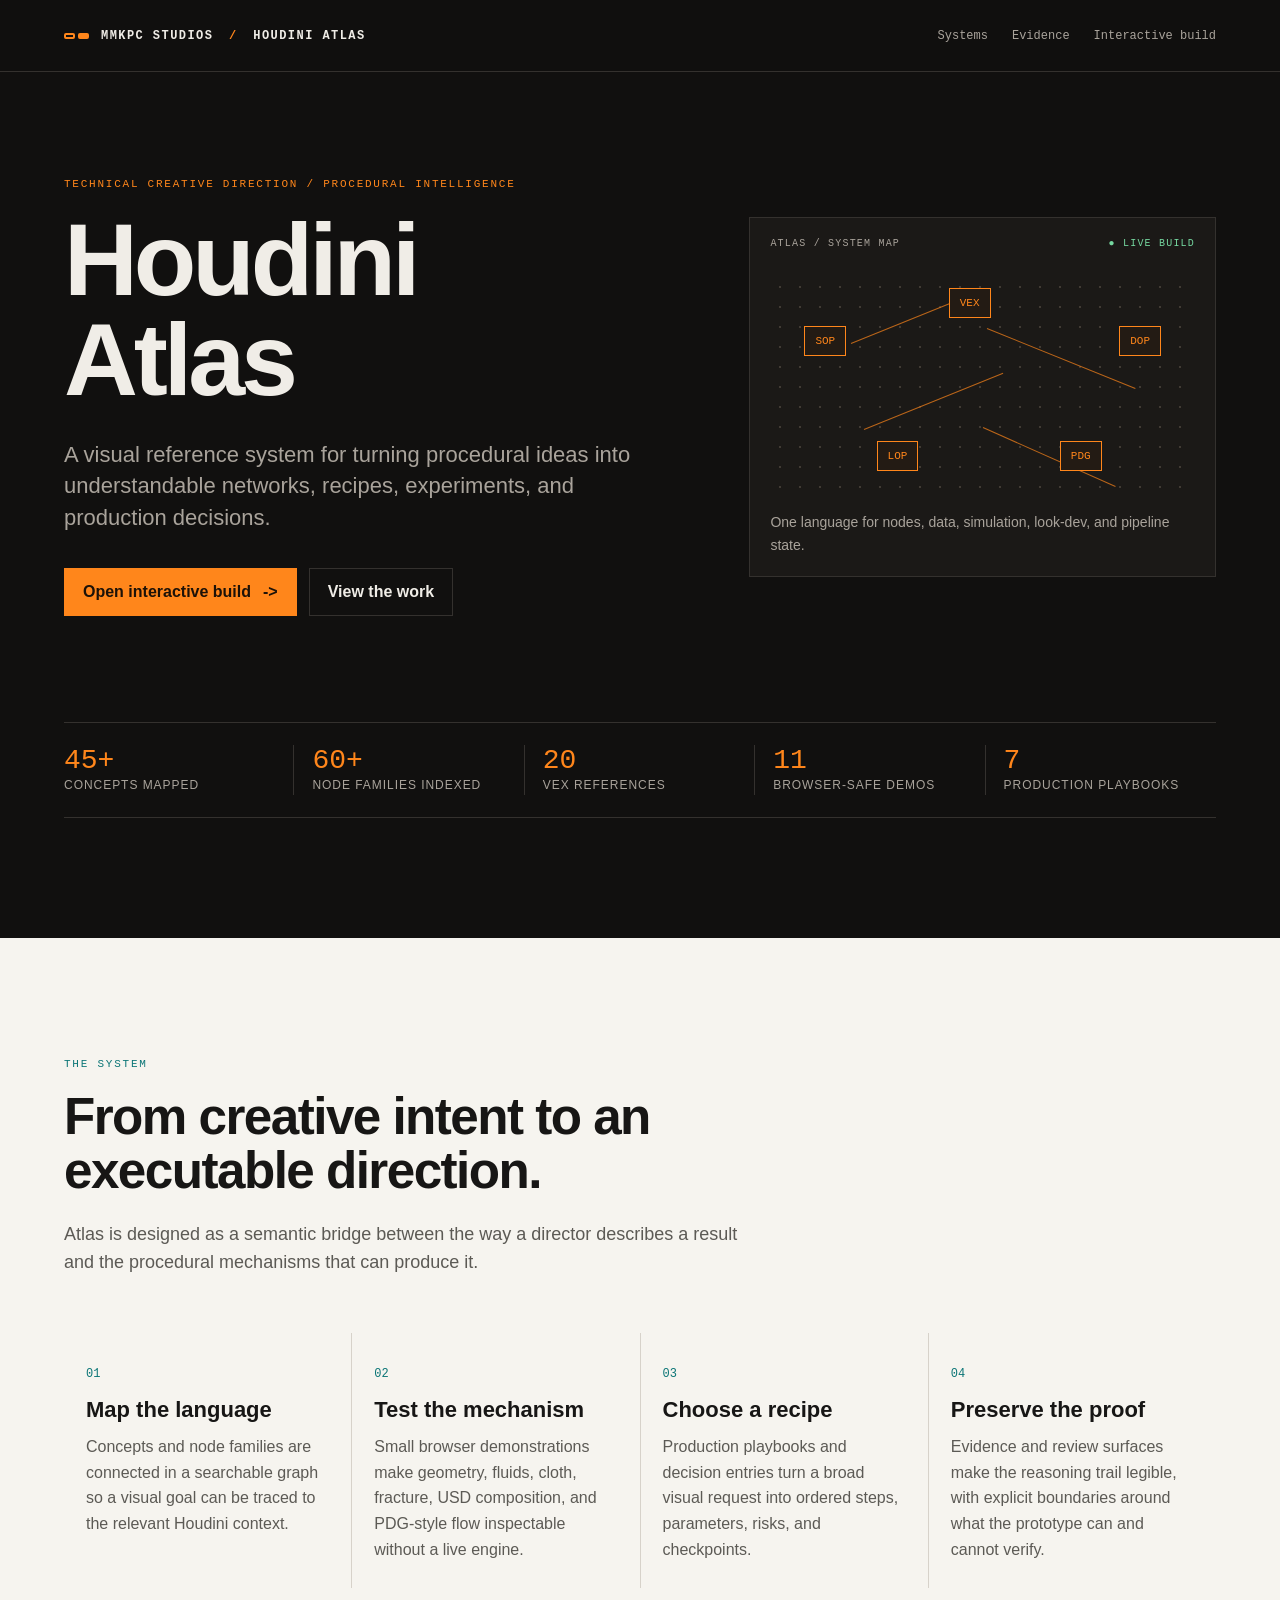
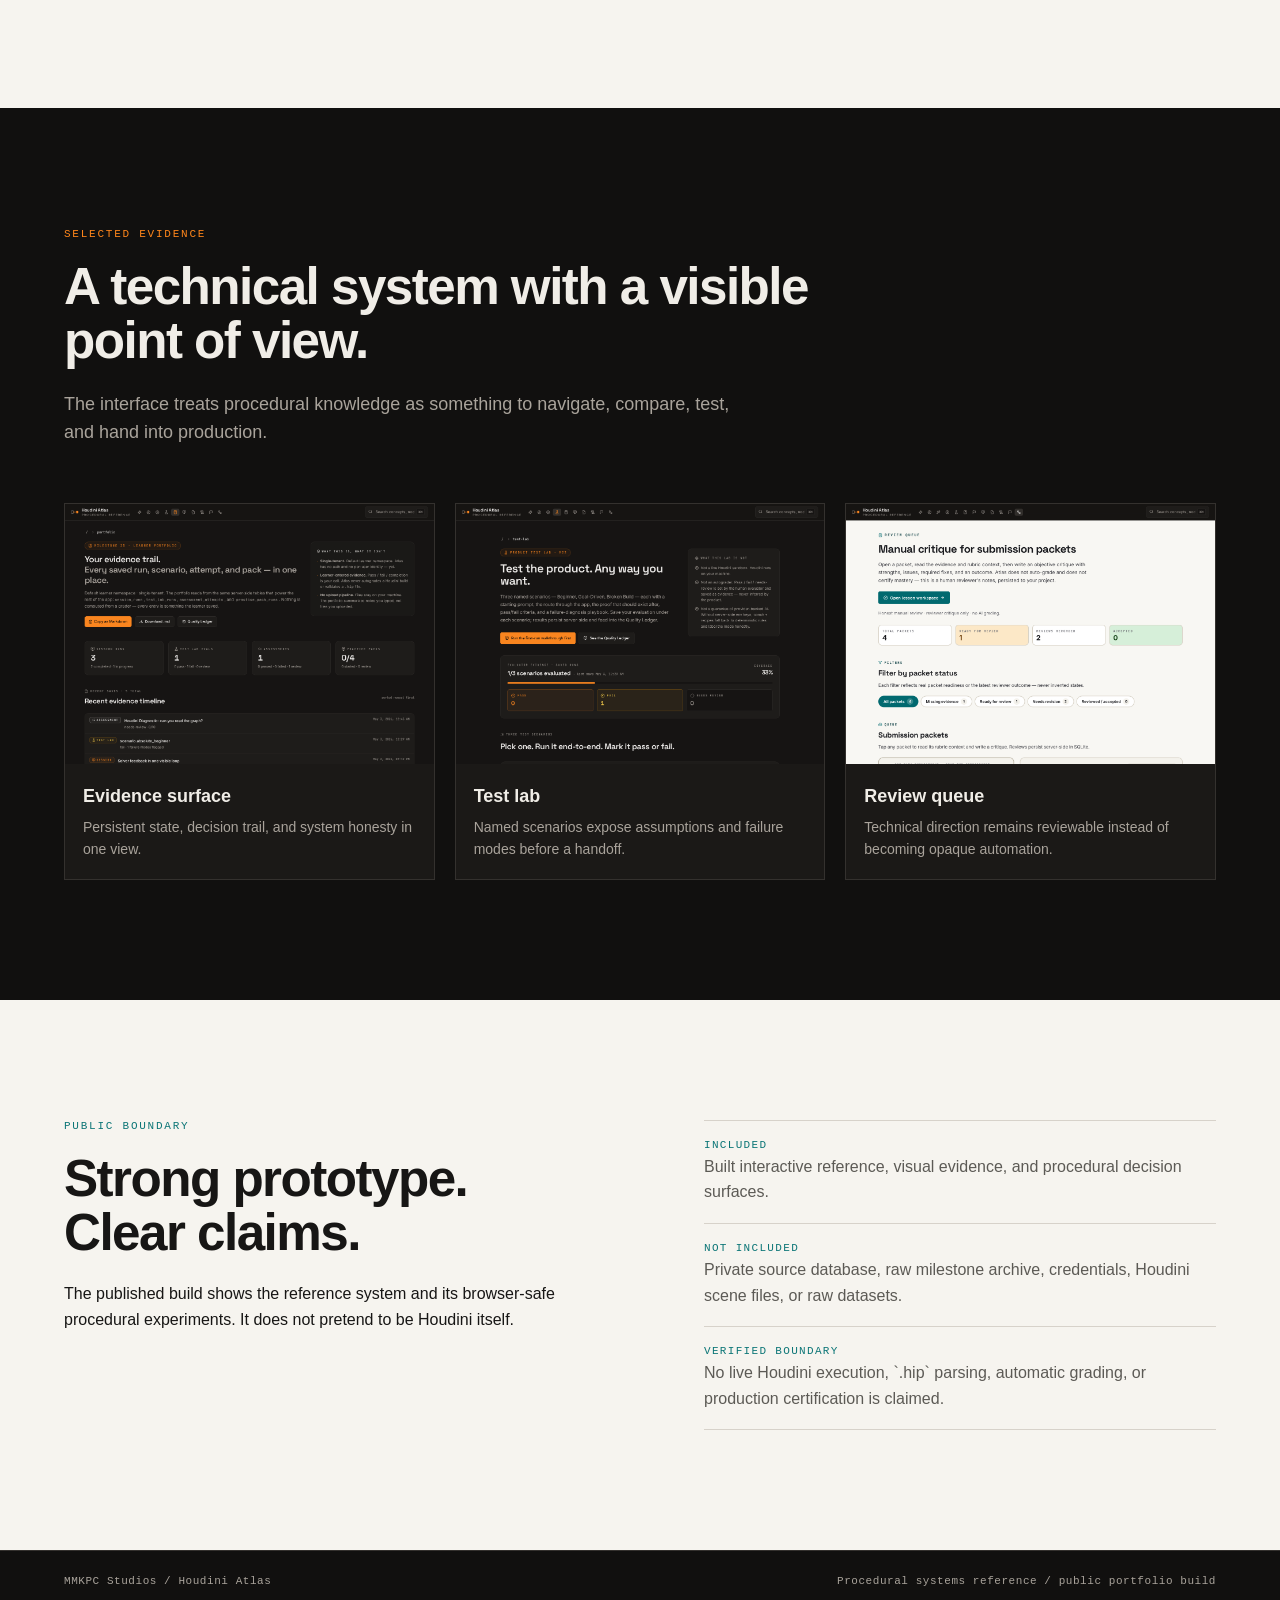
<file: docs/index.html>
<!doctype html>
<html lang="en">
<head>
  <meta charset="utf-8">
  <meta name="viewport" content="width=device-width, initial-scale=1">
  <title>Houdini Atlas | MMKPC Studios</title>
  <meta name="description" content="Houdini Atlas is an interactive procedural-systems reference and technical-direction prototype by MMKPC Studios.">
  <meta property="og:title" content="Houdini Atlas | MMKPC Studios">
  <meta property="og:description" content="A procedural systems reference for technical direction across geometry, simulation, rendering, and pipeline design.">
  <meta property="og:image" content="https://mmkpc.github.io/houdini-atlas-showcase/assets/portfolio-surface.png">
  <meta property="og:url" content="https://mmkpc.github.io/houdini-atlas-showcase/">
  <meta name="theme-color" content="#11100f">
  <link rel="icon" type="image/svg+xml" href="favicon.svg">
  <link rel="stylesheet" href="styles.css">
</head>
<body>
  <header class="site-header">
    <a class="wordmark" href="./"><span class="mark" aria-hidden="true"><i></i><b></b></span><span>MMKPC STUDIOS <em>/</em> HOUDINI ATLAS</span></a>
    <nav aria-label="Primary"><a href="#systems">Systems</a><a href="#evidence">Evidence</a><a href="atlas/index.html">Interactive build</a></nav>
  </header>

  <main>
    <section class="hero section-shell">
      <div class="hero-copy">
        <p class="eyebrow">Technical creative direction / procedural intelligence</p>
        <h1>Houdini Atlas</h1>
        <p class="lead">A visual reference system for turning procedural ideas into understandable networks, recipes, experiments, and production decisions.</p>
        <div class="actions"><a class="button button-primary" href="atlas/index.html">Open interactive build <span aria-hidden="true">-&gt;</span></a><a class="button button-secondary" href="#evidence">View the work</a></div>
      </div>
      <div class="hero-signal" aria-label="Atlas system summary">
        <div class="signal-head"><span>ATLAS / SYSTEM MAP</span><span class="live-dot">● LIVE BUILD</span></div>
        <div class="signal-graph" aria-hidden="true"><div class="node node-a">SOP</div><div class="node node-b">VEX</div><div class="node node-c">DOP</div><div class="node node-d">LOP</div><div class="node node-e">PDG</div><span class="line l1"></span><span class="line l2"></span><span class="line l3"></span><span class="line l4"></span></div>
        <p>One language for nodes, data, simulation, look-dev, and pipeline state.</p>
      </div>
    </section>

    <section class="stats section-shell" aria-label="Build footprint">
      <div><strong>45+</strong><span>concepts mapped</span></div><div><strong>60+</strong><span>node families indexed</span></div><div><strong>20</strong><span>VEX references</span></div><div><strong>11</strong><span>browser-safe demos</span></div><div><strong>7</strong><span>production playbooks</span></div>
    </section>

    <section id="systems" class="section-shell section-light">
      <div class="section-heading"><p class="eyebrow eyebrow-dark">The system</p><h2>From creative intent to an executable direction.</h2><p>Atlas is designed as a semantic bridge between the way a director describes a result and the procedural mechanisms that can produce it.</p></div>
      <div class="system-grid">
        <article><span class="index">01</span><h3>Map the language</h3><p>Concepts and node families are connected in a searchable graph so a visual goal can be traced to the relevant Houdini context.</p></article>
        <article><span class="index">02</span><h3>Test the mechanism</h3><p>Small browser demonstrations make geometry, fluids, cloth, fracture, USD composition, and PDG-style flow inspectable without a live engine.</p></article>
        <article><span class="index">03</span><h3>Choose a recipe</h3><p>Production playbooks and decision entries turn a broad visual request into ordered steps, parameters, risks, and checkpoints.</p></article>
        <article><span class="index">04</span><h3>Preserve the proof</h3><p>Evidence and review surfaces make the reasoning trail legible, with explicit boundaries around what the prototype can and cannot verify.</p></article>
      </div>
    </section>

    <section id="evidence" class="section-shell evidence-section">
      <div class="section-heading"><p class="eyebrow">Selected evidence</p><h2>A technical system with a visible point of view.</h2><p>The interface treats procedural knowledge as something to navigate, compare, test, and hand into production.</p></div>
      <div class="evidence-grid">
        <figure><img src="assets/portfolio-surface.png" alt="Houdini Atlas portfolio and evidence surface"><figcaption><strong>Evidence surface</strong><span>Persistent state, decision trail, and system honesty in one view.</span></figcaption></figure>
        <figure><img src="assets/test-lab-surface.png" alt="Houdini Atlas test lab with procedural scenarios"><figcaption><strong>Test lab</strong><span>Named scenarios expose assumptions and failure modes before a handoff.</span></figcaption></figure>
        <figure><img src="assets/review-queue-surface.png" alt="Houdini Atlas review queue and critique surface"><figcaption><strong>Review queue</strong><span>Technical direction remains reviewable instead of becoming opaque automation.</span></figcaption></figure>
      </div>
    </section>

    <section class="section-shell section-light boundary-section">
      <div class="boundary-copy"><p class="eyebrow eyebrow-dark">Public boundary</p><h2>Strong prototype. Clear claims.</h2><p>The published build shows the reference system and its browser-safe procedural experiments. It does not pretend to be Houdini itself.</p></div>
      <ul class="boundary-list"><li><span>Included</span>Built interactive reference, visual evidence, and procedural decision surfaces.</li><li><span>Not included</span>Private source database, raw milestone archive, credentials, Houdini scene files, or raw datasets.</li><li><span>Verified boundary</span>No live Houdini execution, `.hip` parsing, automatic grading, or production certification is claimed.</li></ul>
    </section>
  </main>

  <footer class="site-footer"><span>MMKPC Studios / Houdini Atlas</span><span>Procedural systems reference / public portfolio build</span></footer>
</body>
</html>
</file>
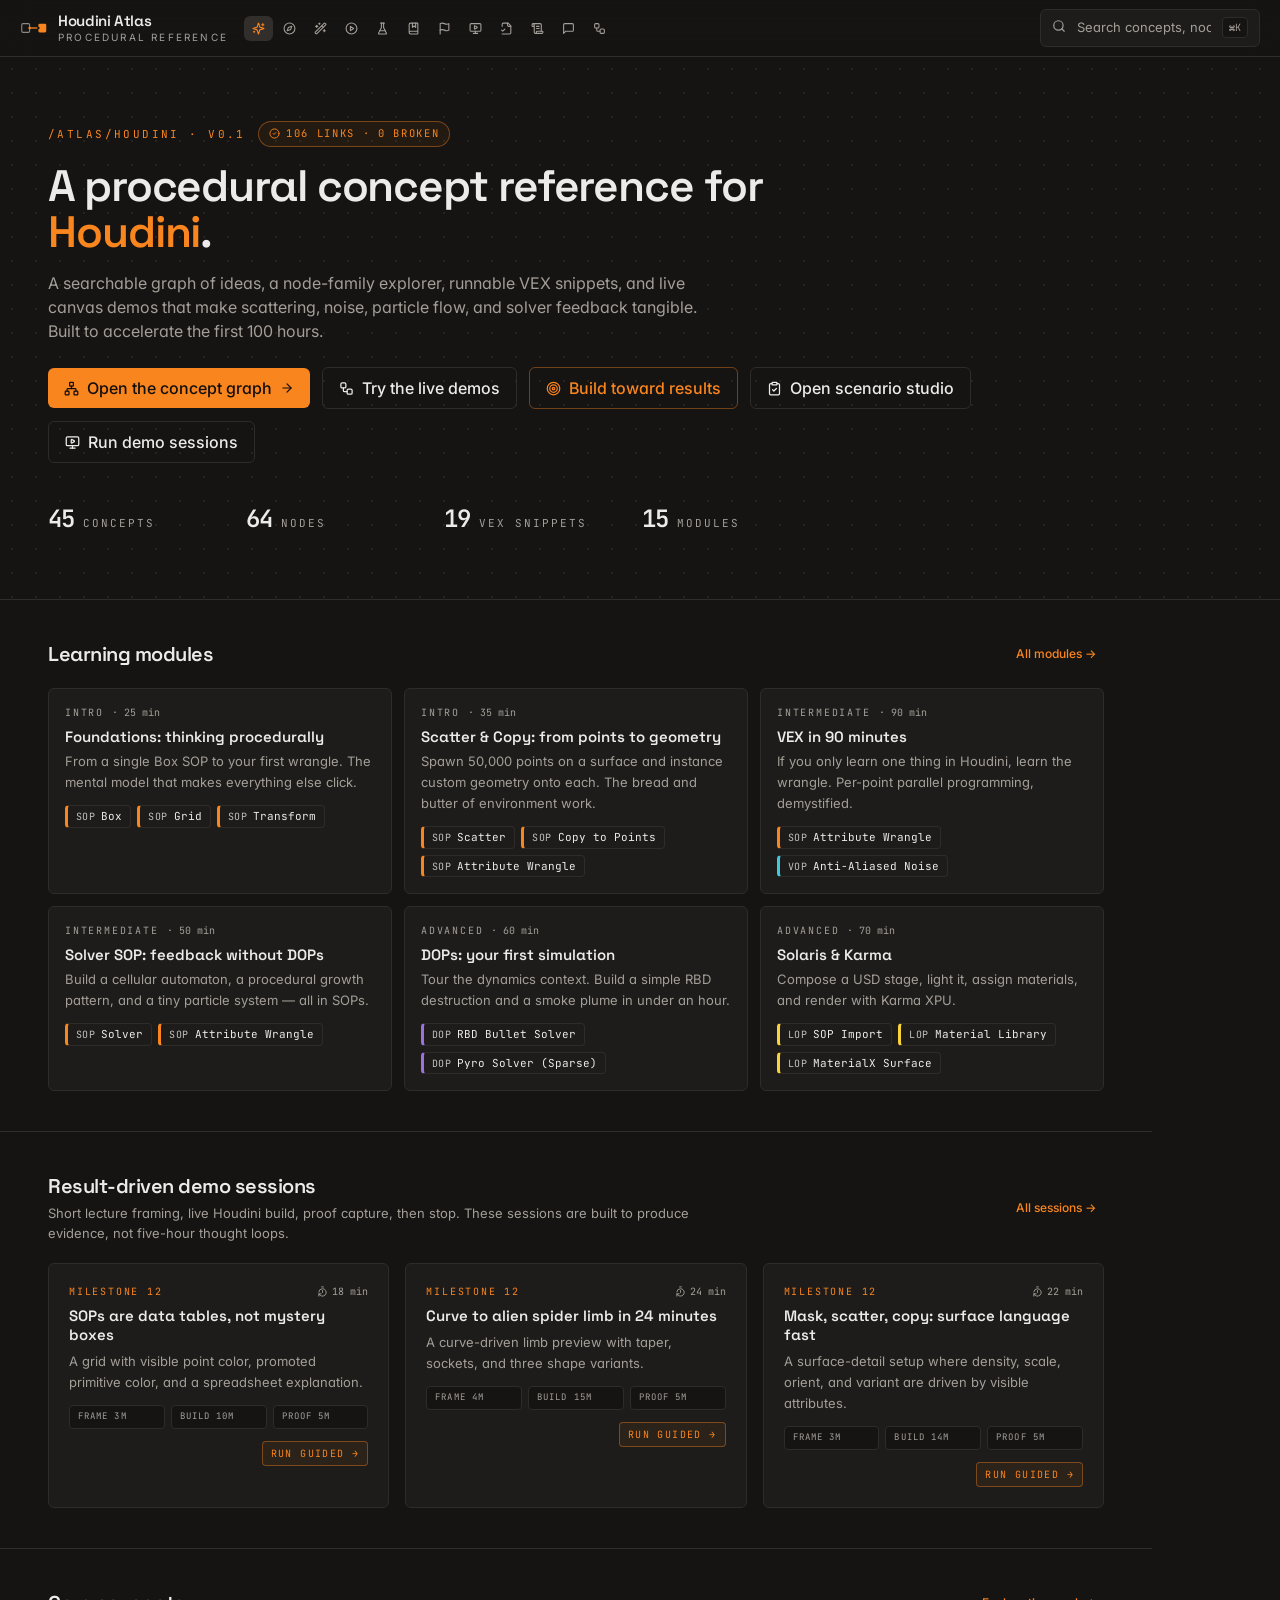
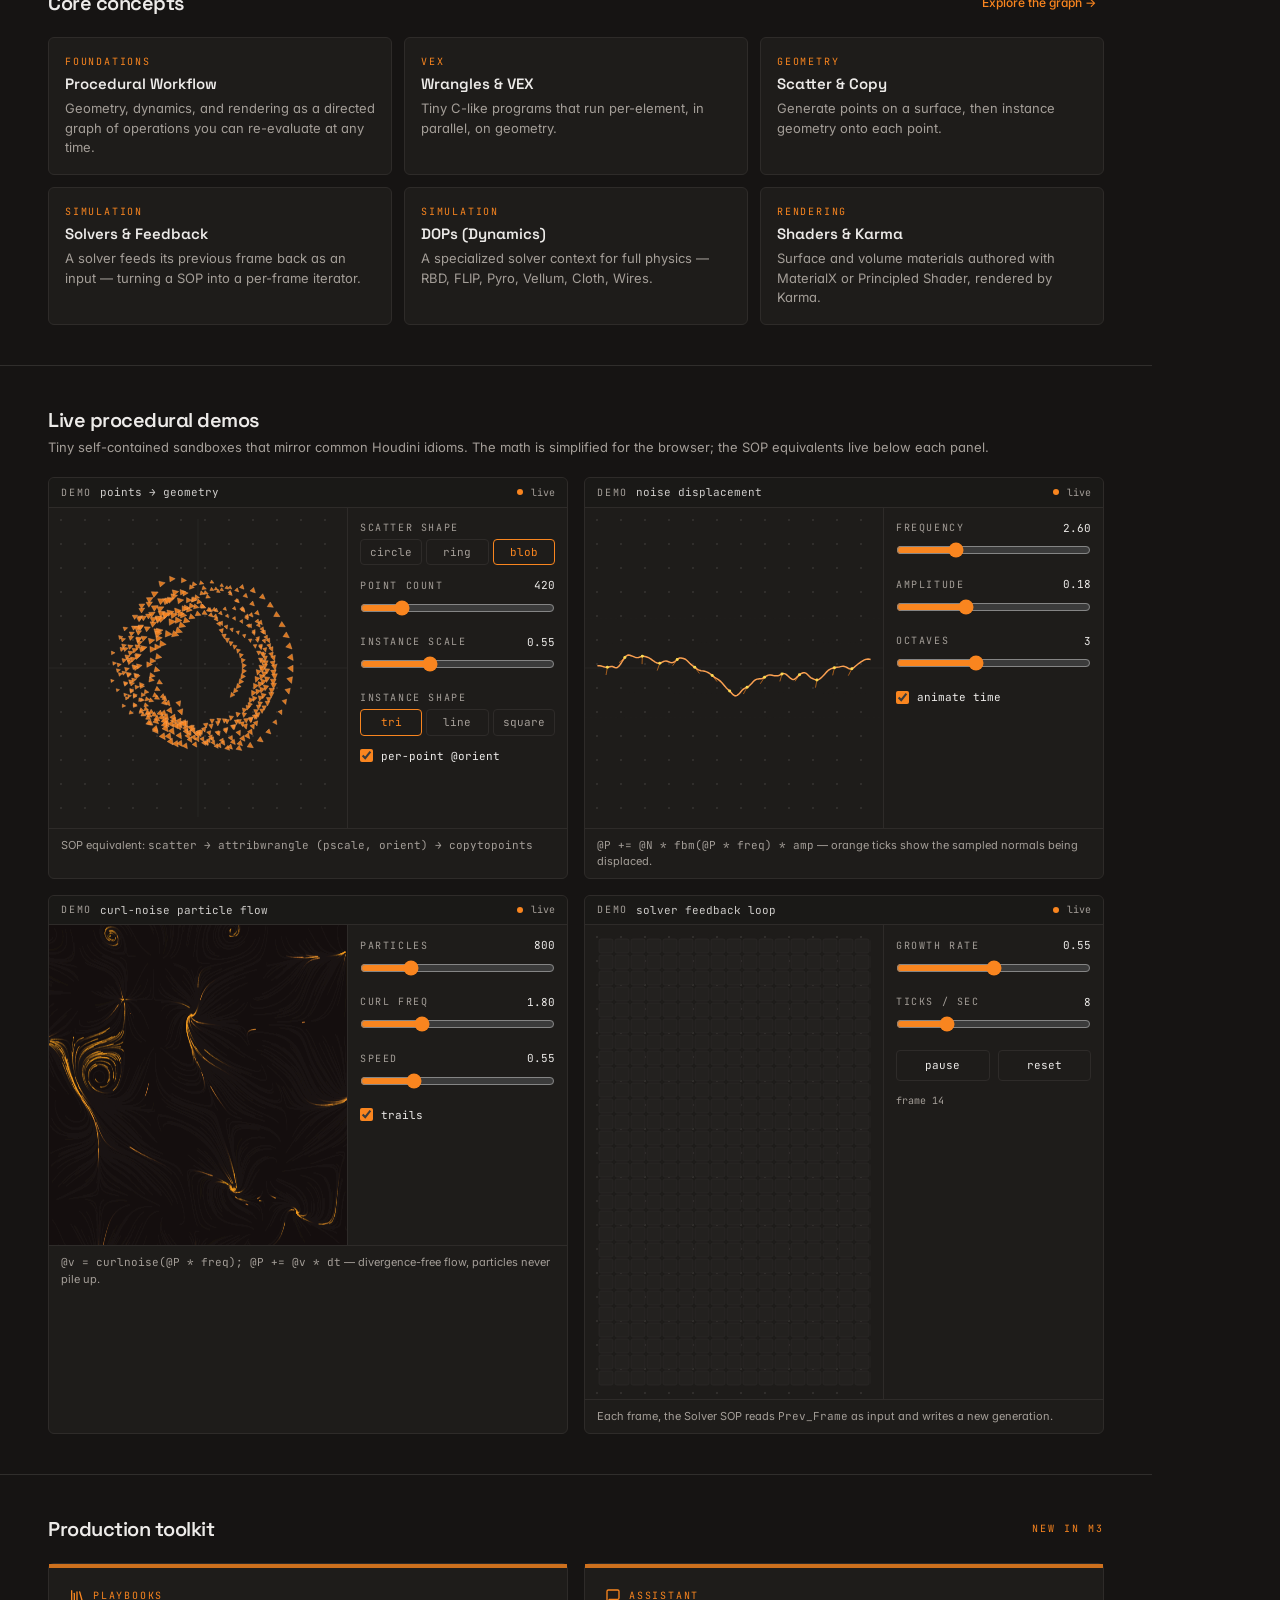
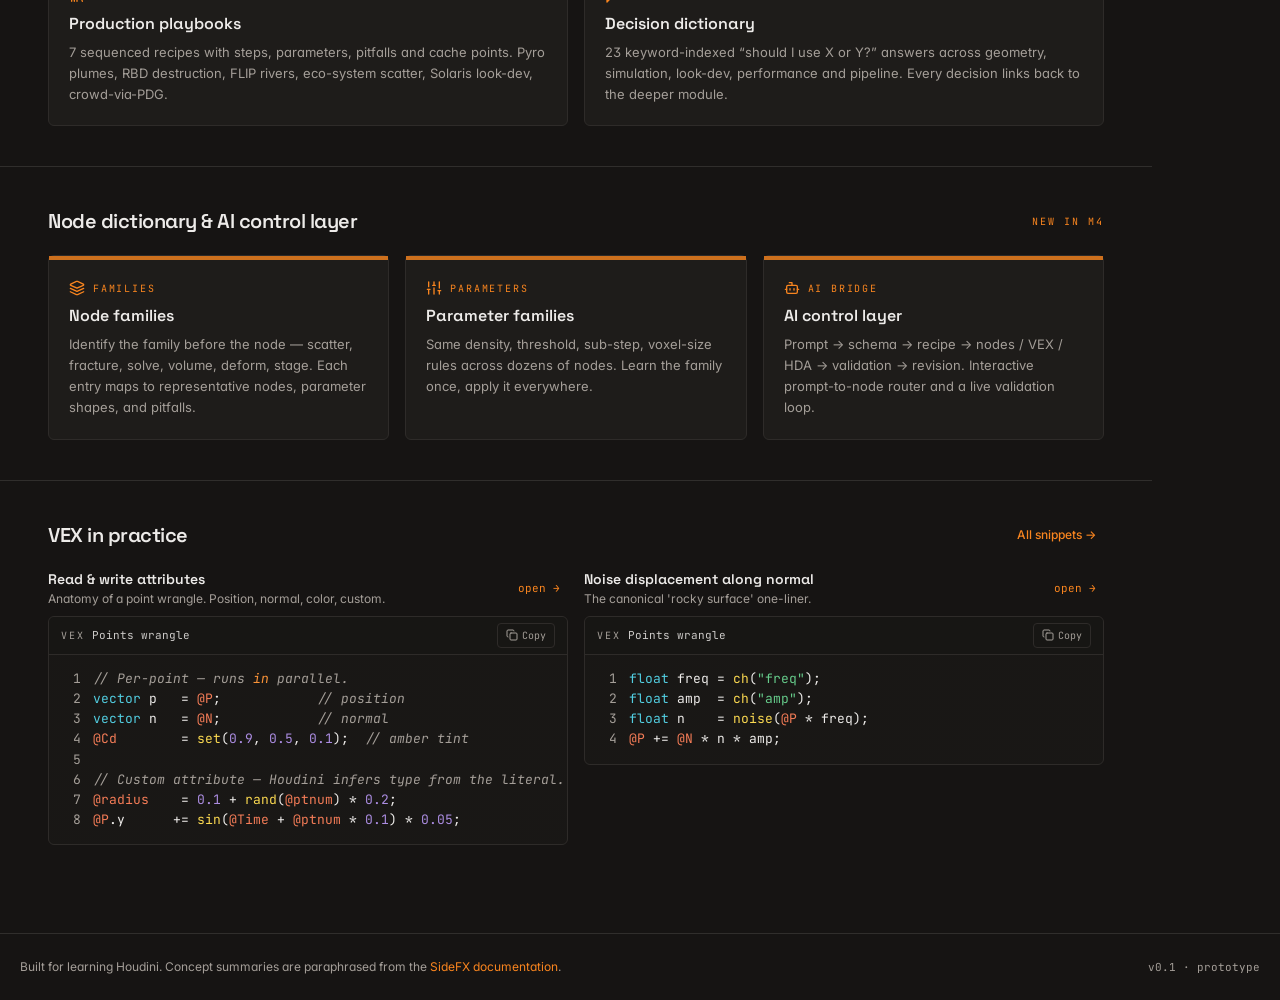
<file: docs/atlas/index.html>
<!doctype html>
<html lang="en">
  <head>
    <meta charset="UTF-8" />
    <meta name="viewport" content="width=device-width, initial-scale=1.0, maximum-scale=1" />
    <link rel="icon" type="image/svg+xml" href="../favicon.svg" />
    <link rel="preconnect" href="https://fonts.googleapis.com" />
    <link rel="preconnect" href="https://fonts.gstatic.com" crossorigin />
    <link
      href="https://fonts.googleapis.com/css2?family=Architects+Daughter&family=DM+Sans:ital,opsz,wght@0,9..40,100..1000;1,9..40,100..1000&family=Fira+Code:wght@300..700&family=Geist+Mono:wght@100..900&family=Geist:wght@100..900&family=IBM+Plex+Mono:ital,wght@0,100;0,200;0,300;0,400;0,500;0,600;0,700;1,100;1,200;1,300;1,400;1,500;1,600;1,700&family=IBM+Plex+Sans:ital,wght@0,100..700;1,100..700&family=Inter:ital,opsz,wght@0,14..32,100..900;1,14..32,100..900&family=JetBrains+Mono:ital,wght@0,100..800;1,100..800&family=Libre+Baskerville:ital,wght@0,400;0,700;1,400&family=Lora:ital,wght@0,400..700;1,400..700&family=Merriweather:ital,opsz,wght@0,18..144,300..900;1,18..144,300..900&family=Montserrat:ital,wght@0,100..900;1,100..900&family=Open+Sans:ital,wght@0,300..800;1,300..800&family=Outfit:wght@100..900&family=Oxanium:wght@200..800&family=Playfair+Display:ital,wght@0,400..900;1,400..900&family=Plus+Jakarta+Sans:ital,wght@0,200..800;1,200..800&family=Poppins:ital,wght@0,100;0,200;0,300;0,400;0,500;0,600;0,700;0,800;0,900;1,100;1,200;1,300;1,400;1,500;1,600;1,700;1,800;1,900&family=Roboto+Mono:ital,wght@0,100..700;1,100..700&family=Roboto:ital,wght@0,100..900;1,100..900&family=Source+Code+Pro:ital,wght@0,200..900;1,200..900&family=Source+Serif+4:ital,opsz,wght@0,8..60,200..900;1,8..60,200..900&family=Space+Grotesk:wght@300..700&family=Space+Mono:ital,wght@0,400;0,700;1,400;1,700&display=swap"
      rel="stylesheet"
    />
    <title>Houdini Atlas — A procedural concept reference</title>
    <meta name="description" content="Searchable concept graph, node-family explorer, VEX snippets, and procedural canvas demos for learning Houdini." />
    <script src="./public-api-bridge.js"></script>
    <script type="module" crossorigin src="./assets/index-DVAfxU_w.js"></script>
    <link rel="stylesheet" crossorigin href="./assets/index-A36W9DQm.css">
  </head>
  <body class="dark">
    <div id="root"></div>
  </body>
</html>
</file>
<file: docs/styles.css>
:root{--ink:#f0ede7;--muted:#a9a39b;--paper:#f6f4ef;--paper-ink:#171615;--paper-muted:#5c5a55;--line:#34312e;--amber:#ff861b;--amber-soft:#ffc27d;--teal:#0b7576;--bg:#11100f;--panel:#1b1917;--mono:"JetBrains Mono",Consolas,monospace;--sans:Inter,Segoe UI,Arial,sans-serif}*{box-sizing:border-box}html{scroll-behavior:smooth}body{margin:0;background:var(--bg);color:var(--ink);font:16px/1.6 var(--sans)}a{color:inherit;text-decoration:none}.site-header{height:72px;border-bottom:1px solid var(--line);display:flex;align-items:center;justify-content:space-between;padding:0 5vw;position:sticky;top:0;background:rgba(17,16,15,.96);z-index:5}.wordmark{display:flex;align-items:center;gap:12px;font:700 12px/1 var(--mono);letter-spacing:.12em}.wordmark em{color:var(--amber);font-style:normal;padding:0 7px}.mark{height:20px;width:25px;position:relative;display:inline-block}.mark i,.mark b{position:absolute;top:7px;height:6px;border:2px solid var(--amber);background:transparent}.mark i{left:0;width:11px;border-radius:2px}.mark b{right:0;width:11px;background:var(--amber);border-radius:2px}.site-header nav{display:flex;gap:24px;font:12px var(--mono);color:var(--muted)}.site-header nav a:hover{color:var(--amber)}.section-shell{width:min(1180px,90vw);margin:0 auto}.hero{min-height:650px;display:grid;grid-template-columns:1.1fr .9fr;gap:9vw;align-items:center;padding:90px 0}.eyebrow{font:11px var(--mono);letter-spacing:.16em;text-transform:uppercase;color:var(--amber);margin:0 0 20px}.eyebrow-dark{color:var(--teal)}h1,h2,h3,p{margin-top:0}h1{font-size:clamp(56px,8vw,110px);line-height:.98;letter-spacing:-.04em;margin:0 0 28px}h2{font-size:clamp(32px,4vw,58px);line-height:1.05;letter-spacing:-.03em;margin-bottom:22px}h3{font-size:22px;line-height:1.15;margin:12px 0}.lead{max-width:600px;font-size:22px;line-height:1.45;color:var(--muted)}.actions{display:flex;flex-wrap:wrap;gap:12px;margin-top:34px}.button{display:inline-flex;align-items:center;gap:12px;min-height:48px;padding:0 18px;border:1px solid var(--line);font-weight:700}.button-primary{background:var(--amber);color:#1d1208;border-color:var(--amber)}.button-secondary{color:var(--ink)}.button-secondary:hover{border-color:var(--amber);color:var(--amber)}.hero-signal{border:1px solid var(--line);background:var(--panel);padding:20px;min-height:350px}.signal-head{display:flex;justify-content:space-between;font:10px var(--mono);letter-spacing:.12em;color:var(--muted)}.live-dot{color:#75d8a0}.signal-graph{height:220px;position:relative;margin:28px 0 14px;background-image:radial-gradient(#413b34 1px,transparent 1px);background-size:20px 20px;overflow:hidden}.node{position:absolute;padding:8px 10px;border:1px solid var(--amber);color:var(--amber);background:#231b14;font:11px var(--mono);z-index:1}.node-a{left:8%;top:22%}.node-b{left:42%;top:5%}.node-c{right:8%;top:22%}.node-d{left:25%;bottom:12%}.node-e{right:22%;bottom:12%}.line{height:1px;background:var(--amber);position:absolute;transform-origin:left center;opacity:.7}.l1{width:140px;left:19%;top:30%;transform:rotate(-22deg)}.l2{width:160px;left:51%;top:23%;transform:rotate(22deg)}.l3{width:150px;left:22%;top:69%;transform:rotate(-22deg)}.l4{width:145px;left:50%;top:68%;transform:rotate(24deg)}.hero-signal p{color:var(--muted);font-size:14px;margin:0}.stats{border-top:1px solid var(--line);border-bottom:1px solid var(--line);display:grid;grid-template-columns:repeat(5,1fr);padding:22px 0}.stats div{padding:0 18px;border-right:1px solid var(--line)}.stats div:first-child{padding-left:0}.stats div:last-child{border:0}.stats strong,.stats span{display:block}.stats strong{font:28px var(--mono);color:var(--amber)}.stats span{font-size:12px;color:var(--muted);text-transform:uppercase;letter-spacing:.08em}.section-light{background:var(--paper);color:var(--paper-ink);width:100%;max-width:none;padding:120px max(5vw,calc((100vw - 1180px)/2));margin-top:120px}.section-heading{max-width:760px;margin-bottom:56px}.section-heading p:not(.eyebrow){color:var(--paper-muted);font-size:18px;max-width:680px}.system-grid{display:grid;grid-template-columns:repeat(4,1fr);gap:1px;background:#d7d2ca}.system-grid article{background:var(--paper);padding:26px 22px;min-height:230px}.index{font:12px var(--mono);color:var(--teal)}.system-grid p{color:var(--paper-muted);margin-bottom:0}.evidence-section{padding:120px 0}.evidence-section .section-heading p:not(.eyebrow){color:var(--muted)}.evidence-grid{display:grid;grid-template-columns:repeat(3,1fr);gap:20px}.evidence-grid figure{margin:0;border:1px solid var(--line);background:var(--panel)}.evidence-grid img{display:block;width:100%;height:260px;object-fit:cover;object-position:top}.evidence-grid figcaption{display:block;padding:18px}.evidence-grid figcaption strong,.evidence-grid figcaption span{display:block}.evidence-grid figcaption strong{font-size:18px}.evidence-grid figcaption span{color:var(--muted);font-size:14px;margin-top:5px}.boundary-section{display:grid;grid-template-columns:1fr 1fr;gap:10vw;margin-top:0}.boundary-copy{max-width:540px}.boundary-list{list-style:none;padding:0;margin:0;border-top:1px solid #d7d2ca}.boundary-list li{padding:18px 0;border-bottom:1px solid #d7d2ca;color:var(--paper-muted)}.boundary-list span{display:block;color:var(--teal);font:11px var(--mono);letter-spacing:.12em;text-transform:uppercase;margin-bottom:3px}.site-footer{border-top:1px solid var(--line);display:flex;justify-content:space-between;gap:20px;padding:24px 5vw;color:var(--muted);font:11px var(--mono);letter-spacing:.05em}.site-footer span:last-child{text-align:right}@media (max-width:800px){.site-header{padding:0 5vw}.site-header nav a:not(:last-child){display:none}.hero{grid-template-columns:1fr;padding:70px 0;gap:45px}.lead{font-size:19px}.stats{grid-template-columns:repeat(2,1fr);gap:18px}.stats div{border:0;padding:0}.system-grid,.evidence-grid,.boundary-section{grid-template-columns:1fr}.section-light,.evidence-section{padding-top:76px;padding-bottom:76px;margin-top:76px}.evidence-grid img{height:auto}.site-footer{display:block}.site-footer span{display:block}.site-footer span:last-child{text-align:left;margin-top:8px}}@media (prefers-reduced-motion:reduce){html{scroll-behavior:auto}}
</file>
<file: docs/atlas/assets/index-A36W9DQm.css>
*,:before,:after{--tw-border-spacing-x: 0;--tw-border-spacing-y: 0;--tw-translate-x: 0;--tw-translate-y: 0;--tw-rotate: 0;--tw-skew-x: 0;--tw-skew-y: 0;--tw-scale-x: 1;--tw-scale-y: 1;--tw-pan-x: ;--tw-pan-y: ;--tw-pinch-zoom: ;--tw-scroll-snap-strictness: proximity;--tw-gradient-from-position: ;--tw-gradient-via-position: ;--tw-gradient-to-position: ;--tw-ordinal: ;--tw-slashed-zero: ;--tw-numeric-figure: ;--tw-numeric-spacing: ;--tw-numeric-fraction: ;--tw-ring-inset: ;--tw-ring-offset-width: 0px;--tw-ring-offset-color: #fff;--tw-ring-color: rgb(59 130 246 / .5);--tw-ring-offset-shadow: 0 0 #0000;--tw-ring-shadow: 0 0 #0000;--tw-shadow: 0 0 #0000;--tw-shadow-colored: 0 0 #0000;--tw-blur: ;--tw-brightness: ;--tw-contrast: ;--tw-grayscale: ;--tw-hue-rotate: ;--tw-invert: ;--tw-saturate: ;--tw-sepia: ;--tw-drop-shadow: ;--tw-backdrop-blur: ;--tw-backdrop-brightness: ;--tw-backdrop-contrast: ;--tw-backdrop-grayscale: ;--tw-backdrop-hue-rotate: ;--tw-backdrop-invert: ;--tw-backdrop-opacity: ;--tw-backdrop-saturate: ;--tw-backdrop-sepia: ;--tw-contain-size: ;--tw-contain-layout: ;--tw-contain-paint: ;--tw-contain-style: }::backdrop{--tw-border-spacing-x: 0;--tw-border-spacing-y: 0;--tw-translate-x: 0;--tw-translate-y: 0;--tw-rotate: 0;--tw-skew-x: 0;--tw-skew-y: 0;--tw-scale-x: 1;--tw-scale-y: 1;--tw-pan-x: ;--tw-pan-y: ;--tw-pinch-zoom: ;--tw-scroll-snap-strictness: proximity;--tw-gradient-from-position: ;--tw-gradient-via-position: ;--tw-gradient-to-position: ;--tw-ordinal: ;--tw-slashed-zero: ;--tw-numeric-figure: ;--tw-numeric-spacing: ;--tw-numeric-fraction: ;--tw-ring-inset: ;--tw-ring-offset-width: 0px;--tw-ring-offset-color: #fff;--tw-ring-color: rgb(59 130 246 / .5);--tw-ring-offset-shadow: 0 0 #0000;--tw-ring-shadow: 0 0 #0000;--tw-shadow: 0 0 #0000;--tw-shadow-colored: 0 0 #0000;--tw-blur: ;--tw-brightness: ;--tw-contrast: ;--tw-grayscale: ;--tw-hue-rotate: ;--tw-invert: ;--tw-saturate: ;--tw-sepia: ;--tw-drop-shadow: ;--tw-backdrop-blur: ;--tw-backdrop-brightness: ;--tw-backdrop-contrast: ;--tw-backdrop-grayscale: ;--tw-backdrop-hue-rotate: ;--tw-backdrop-invert: ;--tw-backdrop-opacity: ;--tw-backdrop-saturate: ;--tw-backdrop-sepia: ;--tw-contain-size: ;--tw-contain-layout: ;--tw-contain-paint: ;--tw-contain-style: }*,:before,:after{box-sizing:border-box;border-width:0;border-style:solid;border-color:#e5e7eb}:before,:after{--tw-content: ""}html,:host{line-height:1.5;-webkit-text-size-adjust:100%;-moz-tab-size:4;-o-tab-size:4;tab-size:4;font-family:var(--font-sans);font-feature-settings:normal;font-variation-settings:normal;-webkit-tap-highlight-color:transparent}body{margin:0;line-height:inherit}hr{height:0;color:inherit;border-top-width:1px}abbr:where([title]){-webkit-text-decoration:underline dotted;text-decoration:underline dotted}h1,h2,h3,h4,h5,h6{font-size:inherit;font-weight:inherit}a{color:inherit;text-decoration:inherit}b,strong{font-weight:bolder}code,kbd,samp,pre{font-family:var(--font-mono);font-feature-settings:normal;font-variation-settings:normal;font-size:1em}small{font-size:80%}sub,sup{font-size:75%;line-height:0;position:relative;vertical-align:baseline}sub{bottom:-.25em}sup{top:-.5em}table{text-indent:0;border-color:inherit;border-collapse:collapse}button,input,optgroup,select,textarea{font-family:inherit;font-feature-settings:inherit;font-variation-settings:inherit;font-size:100%;font-weight:inherit;line-height:inherit;letter-spacing:inherit;color:inherit;margin:0;padding:0}button,select{text-transform:none}button,input:where([type=button]),input:where([type=reset]),input:where([type=submit]){-webkit-appearance:button;background-color:transparent;background-image:none}:-moz-focusring{outline:auto}:-moz-ui-invalid{box-shadow:none}progress{vertical-align:baseline}::-webkit-inner-spin-button,::-webkit-outer-spin-button{height:auto}[type=search]{-webkit-appearance:textfield;outline-offset:-2px}::-webkit-search-decoration{-webkit-appearance:none}::-webkit-file-upload-button{-webkit-appearance:button;font:inherit}summary{display:list-item}blockquote,dl,dd,h1,h2,h3,h4,h5,h6,hr,figure,p,pre{margin:0}fieldset{margin:0;padding:0}legend{padding:0}ol,ul,menu{list-style:none;margin:0;padding:0}dialog{padding:0}textarea{resize:vertical}input::-moz-placeholder,textarea::-moz-placeholder{opacity:1;color:#9ca3af}input::placeholder,textarea::placeholder{opacity:1;color:#9ca3af}button,[role=button]{cursor:pointer}:disabled{cursor:default}img,svg,video,canvas,audio,iframe,embed,object{display:block;vertical-align:middle}img,video{max-width:100%;height:auto}[hidden]:where(:not([hidden=until-found])){display:none}*{--tw-border-opacity: 1;border-color:hsl(var(--border) / var(--tw-border-opacity, 1))}body{--tw-bg-opacity: 1;background-color:hsl(var(--background) / var(--tw-bg-opacity, 1));font-family:var(--font-sans);--tw-text-opacity: 1;color:hsl(var(--foreground) / var(--tw-text-opacity, 1));-webkit-font-smoothing:antialiased;-moz-osx-font-smoothing:grayscale;font-feature-settings:"ss01","cv11"}input[type=checkbox],input[type=radio],input[type=range]{accent-color:hsl(var(--primary))}.bg-graph{background-image:radial-gradient(hsl(var(--border)) 1px,transparent 1px);background-size:24px 24px;background-position:0 0}.code-panel{font-family:var(--font-mono);font-feature-settings:"calt","liga";font-size:13px;line-height:1.55;background:linear-gradient(180deg,hsl(var(--background) / .6),hsl(var(--background) / .6)),hsl(var(--card));color:hsl(var(--foreground));border:1px solid hsl(var(--card-border));border-radius:var(--radius);overflow:auto;min-width:0;max-width:100%}.code-panel pre{margin:0;padding:14px 16px}.code-panel .ln{color:hsl(var(--muted-foreground));padding-right:12px;-webkit-user-select:none;-moz-user-select:none;user-select:none;display:inline-block;min-width:2ch;text-align:right}.tok-c{color:hsl(var(--muted-foreground));font-style:italic}.tok-k{color:#fa9338}.tok-t{color:#52cde0}.tok-f{color:#fbd951}.tok-s{color:#66cc8b}.tok-n{color:#ac8de2}.tok-a{color:#f47c57}.node-chip{display:inline-flex;align-items:center;gap:6px;padding:2px 8px;font-family:var(--font-mono);font-size:11px;border:1px solid hsl(var(--card-border));background:hsl(var(--card));border-radius:4px;text-transform:uppercase;letter-spacing:.04em;color:hsl(var(--muted-foreground))}.node-chip[data-cat=sop]{border-left:3px solid hsl(28 95% 55%);color:hsl(var(--foreground))}.node-chip[data-cat=vop]{border-left:3px solid hsl(188 70% 56%);color:hsl(var(--foreground))}.node-chip[data-cat=dop]{border-left:3px solid hsl(262 60% 66%);color:hsl(var(--foreground))}.node-chip[data-cat=lop]{border-left:3px solid hsl(48 95% 60%);color:hsl(var(--foreground))}.node-chip[data-cat=cop]{border-left:3px solid hsl(14 88% 60%);color:hsl(var(--foreground))}.node-chip[data-cat=rop]{border-left:3px solid hsl(142 50% 52%);color:hsl(var(--foreground))}.node-chip[data-cat=chop]{border-left:3px solid hsl(330 70% 60%);color:hsl(var(--foreground))}.node-chip[data-cat=obj]{border-left:3px solid hsl(0 0% 70%);color:hsl(var(--foreground))}.num{font-variant-numeric:tabular-nums lining-nums}.container{width:100%}@media(min-width:640px){.container{max-width:640px}}@media(min-width:768px){.container{max-width:768px}}@media(min-width:1024px){.container{max-width:1024px}}@media(min-width:1280px){.container{max-width:1280px}}@media(min-width:1536px){.container{max-width:1536px}}.prose{color:var(--tw-prose-body);max-width:65ch}.prose :where(p):not(:where([class~=not-prose],[class~=not-prose] *)){margin-top:1.25em;margin-bottom:1.25em}.prose :where([class~=lead]):not(:where([class~=not-prose],[class~=not-prose] *)){color:var(--tw-prose-lead);font-size:1.25em;line-height:1.6;margin-top:1.2em;margin-bottom:1.2em}.prose :where(a):not(:where([class~=not-prose],[class~=not-prose] *)){color:var(--tw-prose-links);text-decoration:underline;font-weight:500}.prose :where(strong):not(:where([class~=not-prose],[class~=not-prose] *)){color:var(--tw-prose-bold);font-weight:600}.prose :where(a strong):not(:where([class~=not-prose],[class~=not-prose] *)){color:inherit}.prose :where(blockquote strong):not(:where([class~=not-prose],[class~=not-prose] *)){color:inherit}.prose :where(thead th strong):not(:where([class~=not-prose],[class~=not-prose] *)){color:inherit}.prose :where(ol):not(:where([class~=not-prose],[class~=not-prose] *)){list-style-type:decimal;margin-top:1.25em;margin-bottom:1.25em;padding-inline-start:1.625em}.prose :where(ol[type=A]):not(:where([class~=not-prose],[class~=not-prose] *)){list-style-type:upper-alpha}.prose :where(ol[type=a]):not(:where([class~=not-prose],[class~=not-prose] *)){list-style-type:lower-alpha}.prose :where(ol[type=A s]):not(:where([class~=not-prose],[class~=not-prose] *)){list-style-type:upper-alpha}.prose :where(ol[type=a s]):not(:where([class~=not-prose],[class~=not-prose] *)){list-style-type:lower-alpha}.prose :where(ol[type=I]):not(:where([class~=not-prose],[class~=not-prose] *)){list-style-type:upper-roman}.prose :where(ol[type=i]):not(:where([class~=not-prose],[class~=not-prose] *)){list-style-type:lower-roman}.prose :where(ol[type=I s]):not(:where([class~=not-prose],[class~=not-prose] *)){list-style-type:upper-roman}.prose :where(ol[type=i s]):not(:where([class~=not-prose],[class~=not-prose] *)){list-style-type:lower-roman}.prose :where(ol[type="1"]):not(:where([class~=not-prose],[class~=not-prose] *)){list-style-type:decimal}.prose :where(ul):not(:where([class~=not-prose],[class~=not-prose] *)){list-style-type:disc;margin-top:1.25em;margin-bottom:1.25em;padding-inline-start:1.625em}.prose :where(ol>li):not(:where([class~=not-prose],[class~=not-prose] *))::marker{font-weight:400;color:var(--tw-prose-counters)}.prose :where(ul>li):not(:where([class~=not-prose],[class~=not-prose] *))::marker{color:var(--tw-prose-bullets)}.prose :where(dt):not(:where([class~=not-prose],[class~=not-prose] *)){color:var(--tw-prose-headings);font-weight:600;margin-top:1.25em}.prose :where(hr):not(:where([class~=not-prose],[class~=not-prose] *)){border-color:var(--tw-prose-hr);border-top-width:1px;margin-top:3em;margin-bottom:3em}.prose :where(blockquote):not(:where([class~=not-prose],[class~=not-prose] *)){font-weight:500;font-style:italic;color:var(--tw-prose-quotes);border-inline-start-width:.25rem;border-inline-start-color:var(--tw-prose-quote-borders);quotes:"“""”""‘""’";margin-top:1.6em;margin-bottom:1.6em;padding-inline-start:1em}.prose :where(blockquote p:first-of-type):not(:where([class~=not-prose],[class~=not-prose] *)):before{content:open-quote}.prose :where(blockquote p:last-of-type):not(:where([class~=not-prose],[class~=not-prose] *)):after{content:close-quote}.prose :where(h1):not(:where([class~=not-prose],[class~=not-prose] *)){color:var(--tw-prose-headings);font-weight:800;font-size:2.25em;margin-top:0;margin-bottom:.8888889em;line-height:1.1111111}.prose :where(h1 strong):not(:where([class~=not-prose],[class~=not-prose] *)){font-weight:900;color:inherit}.prose :where(h2):not(:where([class~=not-prose],[class~=not-prose] *)){color:var(--tw-prose-headings);font-weight:700;font-size:1.5em;margin-top:2em;margin-bottom:1em;line-height:1.3333333}.prose :where(h2 strong):not(:where([class~=not-prose],[class~=not-prose] *)){font-weight:800;color:inherit}.prose :where(h3):not(:where([class~=not-prose],[class~=not-prose] *)){color:var(--tw-prose-headings);font-weight:600;font-size:1.25em;margin-top:1.6em;margin-bottom:.6em;line-height:1.6}.prose :where(h3 strong):not(:where([class~=not-prose],[class~=not-prose] *)){font-weight:700;color:inherit}.prose :where(h4):not(:where([class~=not-prose],[class~=not-prose] *)){color:var(--tw-prose-headings);font-weight:600;margin-top:1.5em;margin-bottom:.5em;line-height:1.5}.prose :where(h4 strong):not(:where([class~=not-prose],[class~=not-prose] *)){font-weight:700;color:inherit}.prose :where(img):not(:where([class~=not-prose],[class~=not-prose] *)){margin-top:2em;margin-bottom:2em}.prose :where(picture):not(:where([class~=not-prose],[class~=not-prose] *)){display:block;margin-top:2em;margin-bottom:2em}.prose :where(video):not(:where([class~=not-prose],[class~=not-prose] *)){margin-top:2em;margin-bottom:2em}.prose :where(kbd):not(:where([class~=not-prose],[class~=not-prose] *)){font-weight:500;font-family:inherit;color:var(--tw-prose-kbd);box-shadow:0 0 0 1px var(--tw-prose-kbd-shadows),0 3px 0 var(--tw-prose-kbd-shadows);font-size:.875em;border-radius:.3125rem;padding-top:.1875em;padding-inline-end:.375em;padding-bottom:.1875em;padding-inline-start:.375em}.prose :where(code):not(:where([class~=not-prose],[class~=not-prose] *)){color:var(--tw-prose-code);font-weight:600;font-size:.875em}.prose :where(code):not(:where([class~=not-prose],[class~=not-prose] *)):before{content:"`"}.prose :where(code):not(:where([class~=not-prose],[class~=not-prose] *)):after{content:"`"}.prose :where(a code):not(:where([class~=not-prose],[class~=not-prose] *)){color:inherit}.prose :where(h1 code):not(:where([class~=not-prose],[class~=not-prose] *)){color:inherit}.prose :where(h2 code):not(:where([class~=not-prose],[class~=not-prose] *)){color:inherit;font-size:.875em}.prose :where(h3 code):not(:where([class~=not-prose],[class~=not-prose] *)){color:inherit;font-size:.9em}.prose :where(h4 code):not(:where([class~=not-prose],[class~=not-prose] *)){color:inherit}.prose :where(blockquote code):not(:where([class~=not-prose],[class~=not-prose] *)){color:inherit}.prose :where(thead th code):not(:where([class~=not-prose],[class~=not-prose] *)){color:inherit}.prose :where(pre):not(:where([class~=not-prose],[class~=not-prose] *)){color:var(--tw-prose-pre-code);background-color:var(--tw-prose-pre-bg);overflow-x:auto;font-weight:400;font-size:.875em;line-height:1.7142857;margin-top:1.7142857em;margin-bottom:1.7142857em;border-radius:.375rem;padding-top:.8571429em;padding-inline-end:1.1428571em;padding-bottom:.8571429em;padding-inline-start:1.1428571em}.prose :where(pre code):not(:where([class~=not-prose],[class~=not-prose] *)){background-color:transparent;border-width:0;border-radius:0;padding:0;font-weight:inherit;color:inherit;font-size:inherit;font-family:inherit;line-height:inherit}.prose :where(pre code):not(:where([class~=not-prose],[class~=not-prose] *)):before{content:none}.prose :where(pre code):not(:where([class~=not-prose],[class~=not-prose] *)):after{content:none}.prose :where(table):not(:where([class~=not-prose],[class~=not-prose] *)){width:100%;table-layout:auto;margin-top:2em;margin-bottom:2em;font-size:.875em;line-height:1.7142857}.prose :where(thead):not(:where([class~=not-prose],[class~=not-prose] *)){border-bottom-width:1px;border-bottom-color:var(--tw-prose-th-borders)}.prose :where(thead th):not(:where([class~=not-prose],[class~=not-prose] *)){color:var(--tw-prose-headings);font-weight:600;vertical-align:bottom;padding-inline-end:.5714286em;padding-bottom:.5714286em;padding-inline-start:.5714286em}.prose :where(tbody tr):not(:where([class~=not-prose],[class~=not-prose] *)){border-bottom-width:1px;border-bottom-color:var(--tw-prose-td-borders)}.prose :where(tbody tr:last-child):not(:where([class~=not-prose],[class~=not-prose] *)){border-bottom-width:0}.prose :where(tbody td):not(:where([class~=not-prose],[class~=not-prose] *)){vertical-align:baseline}.prose :where(tfoot):not(:where([class~=not-prose],[class~=not-prose] *)){border-top-width:1px;border-top-color:var(--tw-prose-th-borders)}.prose :where(tfoot td):not(:where([class~=not-prose],[class~=not-prose] *)){vertical-align:top}.prose :where(th,td):not(:where([class~=not-prose],[class~=not-prose] *)){text-align:start}.prose :where(figure>*):not(:where([class~=not-prose],[class~=not-prose] *)){margin-top:0;margin-bottom:0}.prose :where(figcaption):not(:where([class~=not-prose],[class~=not-prose] *)){color:var(--tw-prose-captions);font-size:.875em;line-height:1.4285714;margin-top:.8571429em}.prose{--tw-prose-body: #374151;--tw-prose-headings: #111827;--tw-prose-lead: #4b5563;--tw-prose-links: #111827;--tw-prose-bold: #111827;--tw-prose-counters: #6b7280;--tw-prose-bullets: #d1d5db;--tw-prose-hr: #e5e7eb;--tw-prose-quotes: #111827;--tw-prose-quote-borders: #e5e7eb;--tw-prose-captions: #6b7280;--tw-prose-kbd: #111827;--tw-prose-kbd-shadows: rgb(17 24 39 / 10%);--tw-prose-code: #111827;--tw-prose-pre-code: #e5e7eb;--tw-prose-pre-bg: #1f2937;--tw-prose-th-borders: #d1d5db;--tw-prose-td-borders: #e5e7eb;--tw-prose-invert-body: #d1d5db;--tw-prose-invert-headings: #fff;--tw-prose-invert-lead: #9ca3af;--tw-prose-invert-links: #fff;--tw-prose-invert-bold: #fff;--tw-prose-invert-counters: #9ca3af;--tw-prose-invert-bullets: #4b5563;--tw-prose-invert-hr: #374151;--tw-prose-invert-quotes: #f3f4f6;--tw-prose-invert-quote-borders: #374151;--tw-prose-invert-captions: #9ca3af;--tw-prose-invert-kbd: #fff;--tw-prose-invert-kbd-shadows: rgb(255 255 255 / 10%);--tw-prose-invert-code: #fff;--tw-prose-invert-pre-code: #d1d5db;--tw-prose-invert-pre-bg: rgb(0 0 0 / 50%);--tw-prose-invert-th-borders: #4b5563;--tw-prose-invert-td-borders: #374151;font-size:1rem;line-height:1.75}.prose :where(picture>img):not(:where([class~=not-prose],[class~=not-prose] *)){margin-top:0;margin-bottom:0}.prose :where(li):not(:where([class~=not-prose],[class~=not-prose] *)){margin-top:.5em;margin-bottom:.5em}.prose :where(ol>li):not(:where([class~=not-prose],[class~=not-prose] *)){padding-inline-start:.375em}.prose :where(ul>li):not(:where([class~=not-prose],[class~=not-prose] *)){padding-inline-start:.375em}.prose :where(.prose>ul>li p):not(:where([class~=not-prose],[class~=not-prose] *)){margin-top:.75em;margin-bottom:.75em}.prose :where(.prose>ul>li>p:first-child):not(:where([class~=not-prose],[class~=not-prose] *)){margin-top:1.25em}.prose :where(.prose>ul>li>p:last-child):not(:where([class~=not-prose],[class~=not-prose] *)){margin-bottom:1.25em}.prose :where(.prose>ol>li>p:first-child):not(:where([class~=not-prose],[class~=not-prose] *)){margin-top:1.25em}.prose :where(.prose>ol>li>p:last-child):not(:where([class~=not-prose],[class~=not-prose] *)){margin-bottom:1.25em}.prose :where(ul ul,ul ol,ol ul,ol ol):not(:where([class~=not-prose],[class~=not-prose] *)){margin-top:.75em;margin-bottom:.75em}.prose :where(dl):not(:where([class~=not-prose],[class~=not-prose] *)){margin-top:1.25em;margin-bottom:1.25em}.prose :where(dd):not(:where([class~=not-prose],[class~=not-prose] *)){margin-top:.5em;padding-inline-start:1.625em}.prose :where(hr+*):not(:where([class~=not-prose],[class~=not-prose] *)){margin-top:0}.prose :where(h2+*):not(:where([class~=not-prose],[class~=not-prose] *)){margin-top:0}.prose :where(h3+*):not(:where([class~=not-prose],[class~=not-prose] *)){margin-top:0}.prose :where(h4+*):not(:where([class~=not-prose],[class~=not-prose] *)){margin-top:0}.prose :where(thead th:first-child):not(:where([class~=not-prose],[class~=not-prose] *)){padding-inline-start:0}.prose :where(thead th:last-child):not(:where([class~=not-prose],[class~=not-prose] *)){padding-inline-end:0}.prose :where(tbody td,tfoot td):not(:where([class~=not-prose],[class~=not-prose] *)){padding-top:.5714286em;padding-inline-end:.5714286em;padding-bottom:.5714286em;padding-inline-start:.5714286em}.prose :where(tbody td:first-child,tfoot td:first-child):not(:where([class~=not-prose],[class~=not-prose] *)){padding-inline-start:0}.prose :where(tbody td:last-child,tfoot td:last-child):not(:where([class~=not-prose],[class~=not-prose] *)){padding-inline-end:0}.prose :where(figure):not(:where([class~=not-prose],[class~=not-prose] *)){margin-top:2em;margin-bottom:2em}.prose :where(.prose>:first-child):not(:where([class~=not-prose],[class~=not-prose] *)){margin-top:0}.prose :where(.prose>:last-child):not(:where([class~=not-prose],[class~=not-prose] *)){margin-bottom:0}.sr-only{position:absolute;width:1px;height:1px;padding:0;margin:-1px;overflow:hidden;clip:rect(0,0,0,0);white-space:nowrap;border-width:0}.pointer-events-none{pointer-events:none}.pointer-events-auto{pointer-events:auto}.visible{visibility:visible}.invisible{visibility:hidden}.collapse{visibility:collapse}.static{position:static}.fixed{position:fixed}.absolute{position:absolute}.relative{position:relative}.sticky{position:sticky}.inset-0{inset:0}.inset-x-0{left:0;right:0}.inset-y-0{top:0;bottom:0}.-bottom-12{bottom:-3rem}.-left-12{left:-3rem}.-left-\[34px\]{left:-34px}.-right-12{right:-3rem}.-top-12{top:-3rem}.bottom-0{bottom:0}.left-0{left:0}.left-1{left:.25rem}.left-1\/2{left:50%}.left-2{left:.5rem}.left-3{left:.75rem}.left-\[50\%\]{left:50%}.right-0{right:0}.right-1{right:.25rem}.right-2{right:.5rem}.right-3{right:.75rem}.right-4{right:1rem}.top-0{top:0}.top-1{top:.25rem}.top-1\.5{top:.375rem}.top-1\/2{top:50%}.top-2{top:.5rem}.top-2\.5{top:.625rem}.top-3\.5{top:.875rem}.top-4{top:1rem}.top-\[1px\]{top:1px}.top-\[50\%\]{top:50%}.top-\[60\%\]{top:60%}.top-full{top:100%}.isolate{isolation:isolate}.z-10{z-index:10}.z-20{z-index:20}.z-30{z-index:30}.z-50{z-index:50}.z-\[100\]{z-index:100}.z-\[1\]{z-index:1}.col-span-2{grid-column:span 2 / span 2}.col-span-3{grid-column:span 3 / span 3}.-mx-0\.5{margin-left:-.125rem;margin-right:-.125rem}.-mx-1{margin-left:-.25rem;margin-right:-.25rem}.mx-1{margin-left:.25rem;margin-right:.25rem}.mx-2{margin-left:.5rem;margin-right:.5rem}.mx-3\.5{margin-left:.875rem;margin-right:.875rem}.mx-auto{margin-left:auto;margin-right:auto}.my-0\.5{margin-top:.125rem;margin-bottom:.125rem}.my-1{margin-top:.25rem;margin-bottom:.25rem}.-ml-4{margin-left:-1rem}.-mt-0\.5{margin-top:-.125rem}.-mt-2{margin-top:-.5rem}.-mt-4{margin-top:-1rem}.mb-0\.5{margin-bottom:.125rem}.mb-1{margin-bottom:.25rem}.mb-1\.5{margin-bottom:.375rem}.mb-10{margin-bottom:2.5rem}.mb-2{margin-bottom:.5rem}.mb-3{margin-bottom:.75rem}.mb-4{margin-bottom:1rem}.mb-5{margin-bottom:1.25rem}.mb-6{margin-bottom:1.5rem}.mb-7{margin-bottom:1.75rem}.ml-1{margin-left:.25rem}.ml-2{margin-left:.5rem}.ml-auto{margin-left:auto}.mr-1{margin-right:.25rem}.mr-2{margin-right:.5rem}.mr-2\.5{margin-right:.625rem}.mt-0\.5{margin-top:.125rem}.mt-1{margin-top:.25rem}.mt-1\.5{margin-top:.375rem}.mt-10{margin-top:2.5rem}.mt-12{margin-top:3rem}.mt-14{margin-top:3.5rem}.mt-16{margin-top:4rem}.mt-2{margin-top:.5rem}.mt-2\.5{margin-top:.625rem}.mt-20{margin-top:5rem}.mt-24{margin-top:6rem}.mt-3{margin-top:.75rem}.mt-4{margin-top:1rem}.mt-5{margin-top:1.25rem}.mt-6{margin-top:1.5rem}.mt-7{margin-top:1.75rem}.mt-8{margin-top:2rem}.mt-9{margin-top:2.25rem}.mt-\[1px\]{margin-top:1px}.mt-\[2px\]{margin-top:2px}.mt-\[3px\]{margin-top:3px}.mt-auto{margin-top:auto}.line-clamp-1{overflow:hidden;display:-webkit-box;-webkit-box-orient:vertical;-webkit-line-clamp:1}.block{display:block}.inline-block{display:inline-block}.inline{display:inline}.flex{display:flex}.inline-flex{display:inline-flex}.table{display:table}.grid{display:grid}.contents{display:contents}.hidden{display:none}.aspect-square{aspect-ratio:1 / 1}.aspect-video{aspect-ratio:16 / 9}.size-1\.5{width:.375rem;height:.375rem}.size-2{width:.5rem;height:.5rem}.size-4{width:1rem;height:1rem}.h-1{height:.25rem}.h-1\.5{height:.375rem}.h-10{height:2.5rem}.h-11{height:2.75rem}.h-12{height:3rem}.h-14{height:3.5rem}.h-2{height:.5rem}.h-2\.5{height:.625rem}.h-3{height:.75rem}.h-3\.5{height:.875rem}.h-4{height:1rem}.h-5{height:1.25rem}.h-6{height:1.5rem}.h-7{height:1.75rem}.h-8{height:2rem}.h-9{height:2.25rem}.h-\[1px\]{height:1px}.h-\[22px\]{height:22px}.h-\[2px\]{height:2px}.h-\[3px\]{height:3px}.h-\[44px\]{height:44px}.h-\[var\(--radix-navigation-menu-viewport-height\)\]{height:var(--radix-navigation-menu-viewport-height)}.h-\[var\(--radix-select-trigger-height\)\]{height:var(--radix-select-trigger-height)}.h-auto{height:auto}.h-full{height:100%}.h-px{height:1px}.h-svh{height:100svh}.max-h-32{max-height:8rem}.max-h-40{max-height:10rem}.max-h-48{max-height:12rem}.max-h-96{max-height:24rem}.max-h-\[--radix-context-menu-content-available-height\]{max-height:var(--radix-context-menu-content-available-height)}.max-h-\[--radix-select-content-available-height\]{max-height:var(--radix-select-content-available-height)}.max-h-\[300px\]{max-height:300px}.max-h-\[var\(--radix-dropdown-menu-content-available-height\)\]{max-height:var(--radix-dropdown-menu-content-available-height)}.max-h-screen{max-height:100vh}.min-h-0{min-height:0px}.min-h-10{min-height:2.5rem}.min-h-11{min-height:2.75rem}.min-h-8{min-height:2rem}.min-h-9{min-height:2.25rem}.min-h-\[1\.2em\]{min-height:1.2em}.min-h-\[120px\]{min-height:120px}.min-h-\[36px\]{min-height:36px}.min-h-\[40px\]{min-height:40px}.min-h-\[44px\]{min-height:44px}.min-h-\[48px\]{min-height:48px}.min-h-\[64px\]{min-height:64px}.min-h-\[80px\]{min-height:80px}.min-h-\[92px\]{min-height:92px}.min-h-screen{min-height:100vh}.min-h-svh{min-height:100svh}.w-0{width:0px}.w-1{width:.25rem}.w-1\.5{width:.375rem}.w-10{width:2.5rem}.w-11{width:2.75rem}.w-12{width:3rem}.w-16{width:4rem}.w-2{width:.5rem}.w-2\.5{width:.625rem}.w-3{width:.75rem}.w-3\.5{width:.875rem}.w-3\/4{width:75%}.w-32{width:8rem}.w-4{width:1rem}.w-5{width:1.25rem}.w-56{width:14rem}.w-6{width:1.5rem}.w-64{width:16rem}.w-7{width:1.75rem}.w-72{width:18rem}.w-8{width:2rem}.w-9{width:2.25rem}.w-\[100px\]{width:100px}.w-\[190px\]{width:190px}.w-\[1px\]{width:1px}.w-\[260px\]{width:260px}.w-\[44px\]{width:44px}.w-\[var\(--sidebar-width\)\]{width:var(--sidebar-width)}.w-auto{width:auto}.w-full{width:100%}.w-max{width:-moz-max-content;width:max-content}.w-px{width:1px}.min-w-0{min-width:0px}.min-w-10{min-width:2.5rem}.min-w-11{min-width:2.75rem}.min-w-5{min-width:1.25rem}.min-w-9{min-width:2.25rem}.min-w-\[10rem\]{min-width:10rem}.min-w-\[12rem\]{min-width:12rem}.min-w-\[14rem\]{min-width:14rem}.min-w-\[150px\]{min-width:150px}.min-w-\[22px\]{min-width:22px}.min-w-\[8rem\]{min-width:8rem}.min-w-\[var\(--radix-select-trigger-width\)\]{min-width:var(--radix-select-trigger-width)}.max-w-2xl{max-width:42rem}.max-w-3xl{max-width:48rem}.max-w-4xl{max-width:56rem}.max-w-5xl{max-width:64rem}.max-w-6xl{max-width:72rem}.max-w-7xl{max-width:80rem}.max-w-\[1100px\]{max-width:1100px}.max-w-\[1240px\]{max-width:1240px}.max-w-\[var\(--skeleton-width\)\]{max-width:var(--skeleton-width)}.max-w-full{max-width:100%}.max-w-lg{max-width:32rem}.max-w-max{max-width:-moz-max-content;max-width:max-content}.max-w-md{max-width:28rem}.max-w-xl{max-width:36rem}.flex-1{flex:1 1 0%}.flex-shrink-0{flex-shrink:0}.shrink{flex-shrink:1}.shrink-0{flex-shrink:0}.grow{flex-grow:1}.grow-0{flex-grow:0}.basis-full{flex-basis:100%}.caption-bottom{caption-side:bottom}.border-collapse{border-collapse:collapse}.origin-\[--radix-context-menu-content-transform-origin\]{transform-origin:var(--radix-context-menu-content-transform-origin)}.origin-\[--radix-dropdown-menu-content-transform-origin\]{transform-origin:var(--radix-dropdown-menu-content-transform-origin)}.origin-\[--radix-hover-card-content-transform-origin\]{transform-origin:var(--radix-hover-card-content-transform-origin)}.origin-\[--radix-menubar-content-transform-origin\]{transform-origin:var(--radix-menubar-content-transform-origin)}.origin-\[--radix-popover-content-transform-origin\]{transform-origin:var(--radix-popover-content-transform-origin)}.origin-\[--radix-select-content-transform-origin\]{transform-origin:var(--radix-select-content-transform-origin)}.origin-\[--radix-tooltip-content-transform-origin\]{transform-origin:var(--radix-tooltip-content-transform-origin)}.-translate-x-1\/2{--tw-translate-x: -50%;transform:translate(var(--tw-translate-x),var(--tw-translate-y)) rotate(var(--tw-rotate)) skew(var(--tw-skew-x)) skewY(var(--tw-skew-y)) scaleX(var(--tw-scale-x)) scaleY(var(--tw-scale-y))}.-translate-x-px{--tw-translate-x: -1px;transform:translate(var(--tw-translate-x),var(--tw-translate-y)) rotate(var(--tw-rotate)) skew(var(--tw-skew-x)) skewY(var(--tw-skew-y)) scaleX(var(--tw-scale-x)) scaleY(var(--tw-scale-y))}.-translate-y-1\/2{--tw-translate-y: -50%;transform:translate(var(--tw-translate-x),var(--tw-translate-y)) rotate(var(--tw-rotate)) skew(var(--tw-skew-x)) skewY(var(--tw-skew-y)) scaleX(var(--tw-scale-x)) scaleY(var(--tw-scale-y))}.translate-x-\[-50\%\]{--tw-translate-x: -50%;transform:translate(var(--tw-translate-x),var(--tw-translate-y)) rotate(var(--tw-rotate)) skew(var(--tw-skew-x)) skewY(var(--tw-skew-y)) scaleX(var(--tw-scale-x)) scaleY(var(--tw-scale-y))}.translate-x-px{--tw-translate-x: 1px;transform:translate(var(--tw-translate-x),var(--tw-translate-y)) rotate(var(--tw-rotate)) skew(var(--tw-skew-x)) skewY(var(--tw-skew-y)) scaleX(var(--tw-scale-x)) scaleY(var(--tw-scale-y))}.translate-y-\[-50\%\]{--tw-translate-y: -50%;transform:translate(var(--tw-translate-x),var(--tw-translate-y)) rotate(var(--tw-rotate)) skew(var(--tw-skew-x)) skewY(var(--tw-skew-y)) scaleX(var(--tw-scale-x)) scaleY(var(--tw-scale-y))}.rotate-45{--tw-rotate: 45deg;transform:translate(var(--tw-translate-x),var(--tw-translate-y)) rotate(var(--tw-rotate)) skew(var(--tw-skew-x)) skewY(var(--tw-skew-y)) scaleX(var(--tw-scale-x)) scaleY(var(--tw-scale-y))}.rotate-90{--tw-rotate: 90deg;transform:translate(var(--tw-translate-x),var(--tw-translate-y)) rotate(var(--tw-rotate)) skew(var(--tw-skew-x)) skewY(var(--tw-skew-y)) scaleX(var(--tw-scale-x)) scaleY(var(--tw-scale-y))}.transform{transform:translate(var(--tw-translate-x),var(--tw-translate-y)) rotate(var(--tw-rotate)) skew(var(--tw-skew-x)) skewY(var(--tw-skew-y)) scaleX(var(--tw-scale-x)) scaleY(var(--tw-scale-y))}@keyframes pulse{50%{opacity:.5}}.animate-pulse{animation:pulse 2s cubic-bezier(.4,0,.6,1) infinite}@keyframes spin{to{transform:rotate(360deg)}}.animate-spin{animation:spin 1s linear infinite}.cursor-default{cursor:default}.cursor-pointer{cursor:pointer}.touch-none{touch-action:none}.select-none{-webkit-user-select:none;-moz-user-select:none;user-select:none}.resize-y{resize:vertical}.scroll-mt-20{scroll-margin-top:5rem}.scroll-mt-24{scroll-margin-top:6rem}.list-decimal{list-style-type:decimal}.list-disc{list-style-type:disc}.list-none{list-style-type:none}.grid-cols-1{grid-template-columns:repeat(1,minmax(0,1fr))}.grid-cols-2{grid-template-columns:repeat(2,minmax(0,1fr))}.grid-cols-3{grid-template-columns:repeat(3,minmax(0,1fr))}.grid-cols-\[120px_repeat\(3\,1fr\)_auto\]{grid-template-columns:120px repeat(3,1fr) auto}.grid-cols-\[1fr_auto_auto\]{grid-template-columns:1fr auto auto}.flex-row{flex-direction:row}.flex-col{flex-direction:column}.flex-col-reverse{flex-direction:column-reverse}.flex-wrap{flex-wrap:wrap}.items-start{align-items:flex-start}.items-end{align-items:flex-end}.items-center{align-items:center}.items-baseline{align-items:baseline}.items-stretch{align-items:stretch}.justify-end{justify-content:flex-end}.justify-center{justify-content:center}.justify-between{justify-content:space-between}.gap-0\.5{gap:.125rem}.gap-1{gap:.25rem}.gap-1\.5{gap:.375rem}.gap-2{gap:.5rem}.gap-2\.5{gap:.625rem}.gap-3{gap:.75rem}.gap-4{gap:1rem}.gap-5{gap:1.25rem}.gap-6{gap:1.5rem}.gap-8{gap:2rem}.gap-x-2{-moz-column-gap:.5rem;column-gap:.5rem}.gap-x-3{-moz-column-gap:.75rem;column-gap:.75rem}.gap-y-0\.5{row-gap:.125rem}.gap-y-1{row-gap:.25rem}.space-x-1>:not([hidden])~:not([hidden]){--tw-space-x-reverse: 0;margin-right:calc(.25rem * var(--tw-space-x-reverse));margin-left:calc(.25rem * calc(1 - var(--tw-space-x-reverse)))}.space-x-4>:not([hidden])~:not([hidden]){--tw-space-x-reverse: 0;margin-right:calc(1rem * var(--tw-space-x-reverse));margin-left:calc(1rem * calc(1 - var(--tw-space-x-reverse)))}.space-y-0\.5>:not([hidden])~:not([hidden]){--tw-space-y-reverse: 0;margin-top:calc(.125rem * calc(1 - var(--tw-space-y-reverse)));margin-bottom:calc(.125rem * var(--tw-space-y-reverse))}.space-y-1>:not([hidden])~:not([hidden]){--tw-space-y-reverse: 0;margin-top:calc(.25rem * calc(1 - var(--tw-space-y-reverse)));margin-bottom:calc(.25rem * var(--tw-space-y-reverse))}.space-y-1\.5>:not([hidden])~:not([hidden]){--tw-space-y-reverse: 0;margin-top:calc(.375rem * calc(1 - var(--tw-space-y-reverse)));margin-bottom:calc(.375rem * var(--tw-space-y-reverse))}.space-y-10>:not([hidden])~:not([hidden]){--tw-space-y-reverse: 0;margin-top:calc(2.5rem * calc(1 - var(--tw-space-y-reverse)));margin-bottom:calc(2.5rem * var(--tw-space-y-reverse))}.space-y-12>:not([hidden])~:not([hidden]){--tw-space-y-reverse: 0;margin-top:calc(3rem * calc(1 - var(--tw-space-y-reverse)));margin-bottom:calc(3rem * var(--tw-space-y-reverse))}.space-y-2>:not([hidden])~:not([hidden]){--tw-space-y-reverse: 0;margin-top:calc(.5rem * calc(1 - var(--tw-space-y-reverse)));margin-bottom:calc(.5rem * var(--tw-space-y-reverse))}.space-y-2\.5>:not([hidden])~:not([hidden]){--tw-space-y-reverse: 0;margin-top:calc(.625rem * calc(1 - var(--tw-space-y-reverse)));margin-bottom:calc(.625rem * var(--tw-space-y-reverse))}.space-y-3>:not([hidden])~:not([hidden]){--tw-space-y-reverse: 0;margin-top:calc(.75rem * calc(1 - var(--tw-space-y-reverse)));margin-bottom:calc(.75rem * var(--tw-space-y-reverse))}.space-y-4>:not([hidden])~:not([hidden]){--tw-space-y-reverse: 0;margin-top:calc(1rem * calc(1 - var(--tw-space-y-reverse)));margin-bottom:calc(1rem * var(--tw-space-y-reverse))}.space-y-5>:not([hidden])~:not([hidden]){--tw-space-y-reverse: 0;margin-top:calc(1.25rem * calc(1 - var(--tw-space-y-reverse)));margin-bottom:calc(1.25rem * var(--tw-space-y-reverse))}.space-y-6>:not([hidden])~:not([hidden]){--tw-space-y-reverse: 0;margin-top:calc(1.5rem * calc(1 - var(--tw-space-y-reverse)));margin-bottom:calc(1.5rem * var(--tw-space-y-reverse))}.space-y-8>:not([hidden])~:not([hidden]){--tw-space-y-reverse: 0;margin-top:calc(2rem * calc(1 - var(--tw-space-y-reverse)));margin-bottom:calc(2rem * var(--tw-space-y-reverse))}.divide-y>:not([hidden])~:not([hidden]){--tw-divide-y-reverse: 0;border-top-width:calc(1px * calc(1 - var(--tw-divide-y-reverse)));border-bottom-width:calc(1px * var(--tw-divide-y-reverse))}.divide-card-border>:not([hidden])~:not([hidden]){--tw-divide-opacity: 1;border-color:hsl(var(--card-border) / var(--tw-divide-opacity, 1))}.divide-card-border\/60>:not([hidden])~:not([hidden]){border-color:hsl(var(--card-border) / .6)}.self-start{align-self:flex-start}.self-center{align-self:center}.overflow-auto{overflow:auto}.overflow-hidden{overflow:hidden}.overflow-visible{overflow:visible}.overflow-x-auto{overflow-x:auto}.overflow-y-auto{overflow-y:auto}.overflow-x-hidden{overflow-x:hidden}.truncate{overflow:hidden;text-overflow:ellipsis;white-space:nowrap}.\!whitespace-normal{white-space:normal!important}.whitespace-nowrap{white-space:nowrap}.whitespace-pre{white-space:pre}.whitespace-pre-wrap{white-space:pre-wrap}.break-words{overflow-wrap:break-word}.break-all{word-break:break-all}.rounded{border-radius:.25rem}.rounded-2xl{border-radius:1rem}.rounded-3xl{border-radius:1.5rem}.rounded-\[2px\]{border-radius:2px}.rounded-\[inherit\]{border-radius:inherit}.rounded-full{border-radius:9999px}.rounded-lg{border-radius:.5625rem}.rounded-md{border-radius:.375rem}.rounded-sm{border-radius:.1875rem}.rounded-xl{border-radius:.75rem}.rounded-t-2xl{border-top-left-radius:1rem;border-top-right-radius:1rem}.rounded-t-\[10px\]{border-top-left-radius:10px;border-top-right-radius:10px}.rounded-tl-sm{border-top-left-radius:.1875rem}.border{border-width:1px}.border-0{border-width:0px}.border-2{border-width:2px}.border-\[1\.5px\]{border-width:1.5px}.border-y{border-top-width:1px;border-bottom-width:1px}.border-b{border-bottom-width:1px}.border-b-2{border-bottom-width:2px}.border-l{border-left-width:1px}.border-l-2{border-left-width:2px}.border-r{border-right-width:1px}.border-t{border-top-width:1px}.border-t-2{border-top-width:2px}.border-dashed{border-style:dashed}.border-\[--color-border\]{border-color:var(--color-border)}.border-amber-400{--tw-border-opacity: 1;border-color:rgb(251 191 36 / var(--tw-border-opacity, 1))}.border-amber-500\/30{border-color:#f59e0b4d}.border-amber-500\/40{border-color:#f59e0b66}.border-blue-500\/40{border-color:#3b82f666}.border-border{--tw-border-opacity: 1;border-color:hsl(var(--border) / var(--tw-border-opacity, 1))}.border-border\/50{border-color:hsl(var(--border) / .5)}.border-border\/70{border-color:hsl(var(--border) / .7)}.border-card-border{--tw-border-opacity: 1;border-color:hsl(var(--card-border) / var(--tw-border-opacity, 1))}.border-card-border\/50{border-color:hsl(var(--card-border) / .5)}.border-card-border\/60{border-color:hsl(var(--card-border) / .6)}.border-card-border\/70{border-color:hsl(var(--card-border) / .7)}.border-destructive{--tw-border-opacity: 1;border-color:hsl(var(--destructive) / var(--tw-border-opacity, 1))}.border-destructive-border{border-color:var(--destructive-border)}.border-destructive\/30{border-color:hsl(var(--destructive) / .3)}.border-destructive\/40{border-color:hsl(var(--destructive) / .4)}.border-destructive\/50{border-color:hsl(var(--destructive) / .5)}.border-emerald-500\/40{border-color:#10b98166}.border-foreground\/30{border-color:hsl(var(--foreground) / .3)}.border-foreground\/40{border-color:hsl(var(--foreground) / .4)}.border-input{--tw-border-opacity: 1;border-color:hsl(var(--input) / var(--tw-border-opacity, 1))}.border-primary{--tw-border-opacity: 1;border-color:hsl(var(--primary) / var(--tw-border-opacity, 1))}.border-primary-border{border-color:var(--primary-border)}.border-primary\/20{border-color:hsl(var(--primary) / .2)}.border-primary\/25{border-color:hsl(var(--primary) / .25)}.border-primary\/30{border-color:hsl(var(--primary) / .3)}.border-primary\/40{border-color:hsl(var(--primary) / .4)}.border-primary\/50{border-color:hsl(var(--primary) / .5)}.border-primary\/60{border-color:hsl(var(--primary) / .6)}.border-red-500\/40{border-color:#ef444466}.border-rose-500\/40{border-color:#f43f5e66}.border-secondary-border{border-color:var(--secondary-border)}.border-sidebar-border{--tw-border-opacity: 1;border-color:hsl(var(--sidebar-border) / var(--tw-border-opacity, 1))}.border-transparent{border-color:transparent}.border-l-transparent{border-left-color:transparent}.border-t-transparent{border-top-color:transparent}.bg-\[--color-bg\]{background-color:var(--color-bg)}.bg-\[hsl\(0\,65\%\,50\%\)\]{--tw-bg-opacity: 1;background-color:hsl(0 65% 50% / var(--tw-bg-opacity, 1))}.bg-\[hsl\(200\,40\%\,55\%\)\]{--tw-bg-opacity: 1;background-color:hsl(200 40% 55% / var(--tw-bg-opacity, 1))}.bg-\[hsl\(28\,95\%\,55\%\)\]{--tw-bg-opacity: 1;background-color:hsl(28 95% 55% / var(--tw-bg-opacity, 1))}.bg-\[hsl\(30\,6\%\,18\%\)\]{--tw-bg-opacity: 1;background-color:hsl(30 6% 18% / var(--tw-bg-opacity, 1))}.bg-\[hsl\(30\,6\%\,8\%\)\]{--tw-bg-opacity: 1;background-color:hsl(30 6% 8% / var(--tw-bg-opacity, 1))}.bg-\[hsl\(48\,90\%\,55\%\)\]{--tw-bg-opacity: 1;background-color:hsl(48 90% 55% / var(--tw-bg-opacity, 1))}.bg-accent{--tw-bg-opacity: 1;background-color:hsl(var(--accent) / var(--tw-bg-opacity, 1))}.bg-amber-500{--tw-bg-opacity: 1;background-color:rgb(245 158 11 / var(--tw-bg-opacity, 1))}.bg-amber-500\/10{background-color:#f59e0b1a}.bg-amber-500\/15{background-color:#f59e0b26}.bg-amber-500\/20{background-color:#f59e0b33}.bg-amber-500\/\[0\.05\]{background-color:#f59e0b0d}.bg-amber-500\/\[0\.06\]{background-color:#f59e0b0f}.bg-amber-500\/\[0\.08\]{background-color:#f59e0b14}.bg-background{--tw-bg-opacity: 1;background-color:hsl(var(--background) / var(--tw-bg-opacity, 1))}.bg-background\/30{background-color:hsl(var(--background) / .3)}.bg-background\/40{background-color:hsl(var(--background) / .4)}.bg-background\/50{background-color:hsl(var(--background) / .5)}.bg-background\/55{background-color:hsl(var(--background) / .55)}.bg-background\/60{background-color:hsl(var(--background) / .6)}.bg-background\/85{background-color:hsl(var(--background) / .85)}.bg-black\/80{background-color:#000c}.bg-blue-500\/15{background-color:#3b82f626}.bg-border{--tw-bg-opacity: 1;background-color:hsl(var(--border) / var(--tw-bg-opacity, 1))}.bg-card{--tw-bg-opacity: 1;background-color:hsl(var(--card) / var(--tw-bg-opacity, 1))}.bg-card-border{--tw-bg-opacity: 1;background-color:hsl(var(--card-border) / var(--tw-bg-opacity, 1))}.bg-card\/50{background-color:hsl(var(--card) / .5)}.bg-card\/60{background-color:hsl(var(--card) / .6)}.bg-card\/70{background-color:hsl(var(--card) / .7)}.bg-destructive{--tw-bg-opacity: 1;background-color:hsl(var(--destructive) / var(--tw-bg-opacity, 1))}.bg-destructive\/10{background-color:hsl(var(--destructive) / .1)}.bg-destructive\/5{background-color:hsl(var(--destructive) / .05)}.bg-destructive\/\[0\.06\]{background-color:hsl(var(--destructive) / .06)}.bg-destructive\/\[0\.08\]{background-color:hsl(var(--destructive) / .08)}.bg-emerald-500\/15{background-color:#10b98126}.bg-foreground{--tw-bg-opacity: 1;background-color:hsl(var(--foreground) / var(--tw-bg-opacity, 1))}.bg-foreground\/\[0\.04\]{background-color:hsl(var(--foreground) / .04)}.bg-foreground\/\[0\.07\]{background-color:hsl(var(--foreground) / .07)}.bg-muted{--tw-bg-opacity: 1;background-color:hsl(var(--muted) / var(--tw-bg-opacity, 1))}.bg-muted\/40{background-color:hsl(var(--muted) / .4)}.bg-muted\/50{background-color:hsl(var(--muted) / .5)}.bg-popover{--tw-bg-opacity: 1;background-color:hsl(var(--popover) / var(--tw-bg-opacity, 1))}.bg-primary{--tw-bg-opacity: 1;background-color:hsl(var(--primary) / var(--tw-bg-opacity, 1))}.bg-primary\/10{background-color:hsl(var(--primary) / .1)}.bg-primary\/15{background-color:hsl(var(--primary) / .15)}.bg-primary\/20{background-color:hsl(var(--primary) / .2)}.bg-primary\/5{background-color:hsl(var(--primary) / .05)}.bg-primary\/60{background-color:hsl(var(--primary) / .6)}.bg-primary\/80{background-color:hsl(var(--primary) / .8)}.bg-primary\/\[0\.03\]{background-color:hsl(var(--primary) / .03)}.bg-primary\/\[0\.04\]{background-color:hsl(var(--primary) / .04)}.bg-primary\/\[0\.05\]{background-color:hsl(var(--primary) / .05)}.bg-primary\/\[0\.06\]{background-color:hsl(var(--primary) / .06)}.bg-primary\/\[0\.08\]{background-color:hsl(var(--primary) / .08)}.bg-primary\/\[0\.1\]{background-color:hsl(var(--primary) / .1)}.bg-red-500\/15{background-color:#ef444426}.bg-rose-500\/\[0\.06\]{background-color:#f43f5e0f}.bg-secondary{--tw-bg-opacity: 1;background-color:hsl(var(--secondary) / var(--tw-bg-opacity, 1))}.bg-sidebar{--tw-bg-opacity: 1;background-color:hsl(var(--sidebar) / var(--tw-bg-opacity, 1))}.bg-sidebar-border{--tw-bg-opacity: 1;background-color:hsl(var(--sidebar-border) / var(--tw-bg-opacity, 1))}.bg-transparent{background-color:transparent}.fill-background{fill:hsl(var(--background) / 1)}.fill-current{fill:currentColor}.fill-foreground{fill:hsl(var(--foreground) / 1)}.fill-muted-foreground{fill:hsl(var(--muted-foreground) / 1)}.fill-primary{fill:hsl(var(--primary) / 1)}.fill-primary\/15{fill:hsl(var(--primary) / .15)}.stroke-card-border{stroke:hsl(var(--card-border) / 1)}.stroke-primary{stroke:hsl(var(--primary) / 1)}.object-contain{-o-object-fit:contain;object-fit:contain}.object-cover{-o-object-fit:cover;object-fit:cover}.p-0{padding:0}.p-1{padding:.25rem}.p-2{padding:.5rem}.p-2\.5{padding:.625rem}.p-3{padding:.75rem}.p-3\.5{padding:.875rem}.p-4{padding:1rem}.p-5{padding:1.25rem}.p-6{padding:1.5rem}.p-8{padding:2rem}.p-\[1px\]{padding:1px}.px-0\.5{padding-left:.125rem;padding-right:.125rem}.px-1{padding-left:.25rem;padding-right:.25rem}.px-1\.5{padding-left:.375rem;padding-right:.375rem}.px-2{padding-left:.5rem;padding-right:.5rem}.px-2\.5{padding-left:.625rem;padding-right:.625rem}.px-3{padding-left:.75rem;padding-right:.75rem}.px-3\.5{padding-left:.875rem;padding-right:.875rem}.px-4{padding-left:1rem;padding-right:1rem}.px-5{padding-left:1.25rem;padding-right:1.25rem}.px-8{padding-left:2rem;padding-right:2rem}.py-0\.5{padding-top:.125rem;padding-bottom:.125rem}.py-1{padding-top:.25rem;padding-bottom:.25rem}.py-1\.5{padding-top:.375rem;padding-bottom:.375rem}.py-10{padding-top:2.5rem;padding-bottom:2.5rem}.py-12{padding-top:3rem;padding-bottom:3rem}.py-16{padding-top:4rem;padding-bottom:4rem}.py-2{padding-top:.5rem;padding-bottom:.5rem}.py-2\.5{padding-top:.625rem;padding-bottom:.625rem}.py-3{padding-top:.75rem;padding-bottom:.75rem}.py-3\.5{padding-top:.875rem;padding-bottom:.875rem}.py-4{padding-top:1rem;padding-bottom:1rem}.py-6{padding-top:1.5rem;padding-bottom:1.5rem}.py-8{padding-top:2rem;padding-bottom:2rem}.pb-1{padding-bottom:.25rem}.pb-12{padding-bottom:3rem}.pb-2{padding-bottom:.5rem}.pb-3{padding-bottom:.75rem}.pb-4{padding-bottom:1rem}.pl-2{padding-left:.5rem}.pl-2\.5{padding-left:.625rem}.pl-3{padding-left:.75rem}.pl-4{padding-left:1rem}.pl-5{padding-left:1.25rem}.pl-6{padding-left:1.5rem}.pl-8{padding-left:2rem}.pl-9{padding-left:2.25rem}.pr-10{padding-right:2.5rem}.pr-12{padding-right:3rem}.pr-2{padding-right:.5rem}.pr-2\.5{padding-right:.625rem}.pr-3{padding-right:.75rem}.pr-8{padding-right:2rem}.pt-0{padding-top:0}.pt-0\.5{padding-top:.125rem}.pt-1{padding-top:.25rem}.pt-2{padding-top:.5rem}.pt-3{padding-top:.75rem}.pt-4{padding-top:1rem}.text-left{text-align:left}.text-center{text-align:center}.text-right{text-align:right}.align-middle{vertical-align:middle}.font-display{font-family:var(--font-display)}.font-mono{font-family:var(--font-mono)}.text-2xl{font-size:1.5rem;line-height:2rem}.text-3xl{font-size:1.875rem;line-height:2.25rem}.text-\[0\.8rem\]{font-size:.8rem}.text-\[10\.5px\]{font-size:10.5px}.text-\[10px\]{font-size:10px}.text-\[11\.5px\]{font-size:11.5px}.text-\[11px\]{font-size:11px}.text-\[12\.5px\]{font-size:12.5px}.text-\[12px\]{font-size:12px}.text-\[13\.5px\]{font-size:13.5px}.text-\[13px\]{font-size:13px}.text-\[14\.5px\]{font-size:14.5px}.text-\[14px\]{font-size:14px}.text-\[15\.5px\]{font-size:15.5px}.text-\[15px\]{font-size:15px}.text-\[16\.5px\]{font-size:16.5px}.text-\[16px\]{font-size:16px}.text-\[17px\]{font-size:17px}.text-\[18px\]{font-size:18px}.text-\[19px\]{font-size:19px}.text-\[20px\]{font-size:20px}.text-\[22px\]{font-size:22px}.text-\[24px\]{font-size:24px}.text-\[26px\]{font-size:26px}.text-\[28px\]{font-size:28px}.text-\[30px\]{font-size:30px}.text-\[44px\]{font-size:44px}.text-\[9\.5px\]{font-size:9.5px}.text-\[9px\]{font-size:9px}.text-base{font-size:1rem;line-height:1.5rem}.text-lg{font-size:1.125rem;line-height:1.75rem}.text-sm{font-size:.875rem;line-height:1.25rem}.text-xl{font-size:1.25rem;line-height:1.75rem}.text-xs{font-size:.75rem;line-height:1rem}.font-bold{font-weight:700}.font-extrabold{font-weight:800}.font-medium{font-weight:500}.font-normal{font-weight:400}.font-semibold{font-weight:600}.uppercase{text-transform:uppercase}.lowercase{text-transform:lowercase}.normal-case{text-transform:none}.italic{font-style:italic}.tabular-nums{--tw-numeric-spacing: tabular-nums;font-variant-numeric:var(--tw-ordinal) var(--tw-slashed-zero) var(--tw-numeric-figure) var(--tw-numeric-spacing) var(--tw-numeric-fraction)}.leading-\[1\.05\]{line-height:1.05}.leading-none{line-height:1}.leading-relaxed{line-height:1.625}.leading-snug{line-height:1.375}.leading-tight{line-height:1.25}.tracking-\[0\.12em\]{letter-spacing:.12em}.tracking-\[0\.14em\]{letter-spacing:.14em}.tracking-\[0\.16em\]{letter-spacing:.16em}.tracking-\[0\.18em\]{letter-spacing:.18em}.tracking-\[0\.22em\]{letter-spacing:.22em}.tracking-\[0\.2em\]{letter-spacing:.2em}.tracking-normal{letter-spacing:0em}.tracking-tight{letter-spacing:-.025em}.tracking-wide{letter-spacing:.025em}.tracking-wider{letter-spacing:.05em}.tracking-widest{letter-spacing:.1em}.text-accent-foreground{--tw-text-opacity: 1;color:hsl(var(--accent-foreground) / var(--tw-text-opacity, 1))}.text-amber-200{--tw-text-opacity: 1;color:rgb(253 230 138 / var(--tw-text-opacity, 1))}.text-amber-200\/90{color:#fde68ae6}.text-amber-300{--tw-text-opacity: 1;color:rgb(252 211 77 / var(--tw-text-opacity, 1))}.text-amber-400\/90{color:#fbbf24e6}.text-amber-700{--tw-text-opacity: 1;color:rgb(180 83 9 / var(--tw-text-opacity, 1))}.text-blue-300{--tw-text-opacity: 1;color:rgb(147 197 253 / var(--tw-text-opacity, 1))}.text-card-foreground{--tw-text-opacity: 1;color:hsl(var(--card-foreground) / var(--tw-text-opacity, 1))}.text-current{color:currentColor}.text-destructive{--tw-text-opacity: 1;color:hsl(var(--destructive) / var(--tw-text-opacity, 1))}.text-destructive-foreground{--tw-text-opacity: 1;color:hsl(var(--destructive-foreground) / var(--tw-text-opacity, 1))}.text-emerald-300{--tw-text-opacity: 1;color:rgb(110 231 183 / var(--tw-text-opacity, 1))}.text-emerald-400\/85{color:#34d399d9}.text-emerald-700{--tw-text-opacity: 1;color:rgb(4 120 87 / var(--tw-text-opacity, 1))}.text-foreground{--tw-text-opacity: 1;color:hsl(var(--foreground) / var(--tw-text-opacity, 1))}.text-foreground\/40{color:hsl(var(--foreground) / .4)}.text-foreground\/50{color:hsl(var(--foreground) / .5)}.text-foreground\/70{color:hsl(var(--foreground) / .7)}.text-foreground\/75{color:hsl(var(--foreground) / .75)}.text-foreground\/80{color:hsl(var(--foreground) / .8)}.text-foreground\/85{color:hsl(var(--foreground) / .85)}.text-foreground\/90{color:hsl(var(--foreground) / .9)}.text-muted-foreground{--tw-text-opacity: 1;color:hsl(var(--muted-foreground) / var(--tw-text-opacity, 1))}.text-muted-foreground\/50{color:hsl(var(--muted-foreground) / .5)}.text-muted-foreground\/60{color:hsl(var(--muted-foreground) / .6)}.text-muted-foreground\/70{color:hsl(var(--muted-foreground) / .7)}.text-muted-foreground\/80{color:hsl(var(--muted-foreground) / .8)}.text-muted-foreground\/85{color:hsl(var(--muted-foreground) / .85)}.text-muted-foreground\/90{color:hsl(var(--muted-foreground) / .9)}.text-orange-400{--tw-text-opacity: 1;color:rgb(251 146 60 / var(--tw-text-opacity, 1))}.text-orange-400\/95{color:#fb923cf2}.text-popover-foreground{--tw-text-opacity: 1;color:hsl(var(--popover-foreground) / var(--tw-text-opacity, 1))}.text-primary{--tw-text-opacity: 1;color:hsl(var(--primary) / var(--tw-text-opacity, 1))}.text-primary-foreground{--tw-text-opacity: 1;color:hsl(var(--primary-foreground) / var(--tw-text-opacity, 1))}.text-primary\/60{color:hsl(var(--primary) / .6)}.text-primary\/80{color:hsl(var(--primary) / .8)}.text-primary\/90{color:hsl(var(--primary) / .9)}.text-red-300{--tw-text-opacity: 1;color:rgb(252 165 165 / var(--tw-text-opacity, 1))}.text-rose-300{--tw-text-opacity: 1;color:rgb(253 164 175 / var(--tw-text-opacity, 1))}.text-secondary-foreground{--tw-text-opacity: 1;color:hsl(var(--secondary-foreground) / var(--tw-text-opacity, 1))}.text-sidebar-foreground{--tw-text-opacity: 1;color:hsl(var(--sidebar-foreground) / var(--tw-text-opacity, 1))}.text-sidebar-foreground\/70{color:hsl(var(--sidebar-foreground) / .7)}.text-transparent{color:transparent}.underline{text-decoration-line:underline}.line-through{text-decoration-line:line-through}.accent-primary{accent-color:hsl(var(--primary) / 1)}.opacity-0{opacity:0}.opacity-100{opacity:1}.opacity-30{opacity:.3}.opacity-50{opacity:.5}.opacity-60{opacity:.6}.opacity-70{opacity:.7}.opacity-80{opacity:.8}.opacity-90{opacity:.9}.shadow{--tw-shadow: 0 1px 3px 0 rgb(0 0 0 / .1), 0 1px 2px -1px rgb(0 0 0 / .1);--tw-shadow-colored: 0 1px 3px 0 var(--tw-shadow-color), 0 1px 2px -1px var(--tw-shadow-color);box-shadow:var(--tw-ring-offset-shadow, 0 0 #0000),var(--tw-ring-shadow, 0 0 #0000),var(--tw-shadow)}.shadow-\[0_0_0_1px_hsl\(var\(--sidebar-border\)\)\]{--tw-shadow: 0 0 0 1px hsl(var(--sidebar-border));--tw-shadow-colored: 0 0 0 1px var(--tw-shadow-color);box-shadow:var(--tw-ring-offset-shadow, 0 0 #0000),var(--tw-ring-shadow, 0 0 #0000),var(--tw-shadow)}.shadow-lg{--tw-shadow: 0 10px 15px -3px rgb(0 0 0 / .1), 0 4px 6px -4px rgb(0 0 0 / .1);--tw-shadow-colored: 0 10px 15px -3px var(--tw-shadow-color), 0 4px 6px -4px var(--tw-shadow-color);box-shadow:var(--tw-ring-offset-shadow, 0 0 #0000),var(--tw-ring-shadow, 0 0 #0000),var(--tw-shadow)}.shadow-md{--tw-shadow: 0 4px 6px -1px rgb(0 0 0 / .1), 0 2px 4px -2px rgb(0 0 0 / .1);--tw-shadow-colored: 0 4px 6px -1px var(--tw-shadow-color), 0 2px 4px -2px var(--tw-shadow-color);box-shadow:var(--tw-ring-offset-shadow, 0 0 #0000),var(--tw-ring-shadow, 0 0 #0000),var(--tw-shadow)}.shadow-none{--tw-shadow: 0 0 #0000;--tw-shadow-colored: 0 0 #0000;box-shadow:var(--tw-ring-offset-shadow, 0 0 #0000),var(--tw-ring-shadow, 0 0 #0000),var(--tw-shadow)}.shadow-sm{--tw-shadow: 0 1px 2px 0 rgb(0 0 0 / .05);--tw-shadow-colored: 0 1px 2px 0 var(--tw-shadow-color);box-shadow:var(--tw-ring-offset-shadow, 0 0 #0000),var(--tw-ring-shadow, 0 0 #0000),var(--tw-shadow)}.shadow-xl{--tw-shadow: 0 20px 25px -5px rgb(0 0 0 / .1), 0 8px 10px -6px rgb(0 0 0 / .1);--tw-shadow-colored: 0 20px 25px -5px var(--tw-shadow-color), 0 8px 10px -6px var(--tw-shadow-color);box-shadow:var(--tw-ring-offset-shadow, 0 0 #0000),var(--tw-ring-shadow, 0 0 #0000),var(--tw-shadow)}.outline-none{outline:2px solid transparent;outline-offset:2px}.outline{outline-style:solid}.outline-2{outline-width:2px}.outline-offset-2{outline-offset:2px}.outline-transparent{outline-color:transparent}.ring{--tw-ring-offset-shadow: var(--tw-ring-inset) 0 0 0 var(--tw-ring-offset-width) var(--tw-ring-offset-color);--tw-ring-shadow: var(--tw-ring-inset) 0 0 0 calc(3px + var(--tw-ring-offset-width)) var(--tw-ring-color);box-shadow:var(--tw-ring-offset-shadow),var(--tw-ring-shadow),var(--tw-shadow, 0 0 #0000)}.ring-0{--tw-ring-offset-shadow: var(--tw-ring-inset) 0 0 0 var(--tw-ring-offset-width) var(--tw-ring-offset-color);--tw-ring-shadow: var(--tw-ring-inset) 0 0 0 calc(0px + var(--tw-ring-offset-width)) var(--tw-ring-color);box-shadow:var(--tw-ring-offset-shadow),var(--tw-ring-shadow),var(--tw-shadow, 0 0 #0000)}.ring-2{--tw-ring-offset-shadow: var(--tw-ring-inset) 0 0 0 var(--tw-ring-offset-width) var(--tw-ring-offset-color);--tw-ring-shadow: var(--tw-ring-inset) 0 0 0 calc(2px + var(--tw-ring-offset-width)) var(--tw-ring-color);box-shadow:var(--tw-ring-offset-shadow),var(--tw-ring-shadow),var(--tw-shadow, 0 0 #0000)}.ring-ring{--tw-ring-opacity: 1;--tw-ring-color: hsl(var(--ring) / var(--tw-ring-opacity, 1))}.ring-sidebar-ring{--tw-ring-opacity: 1;--tw-ring-color: hsl(var(--sidebar-ring) / var(--tw-ring-opacity, 1))}.ring-offset-background{--tw-ring-offset-color: hsl(var(--background) / 1)}.blur{--tw-blur: blur(8px);filter:var(--tw-blur) var(--tw-brightness) var(--tw-contrast) var(--tw-grayscale) var(--tw-hue-rotate) var(--tw-invert) var(--tw-saturate) var(--tw-sepia) var(--tw-drop-shadow)}.grayscale{--tw-grayscale: grayscale(100%);filter:var(--tw-blur) var(--tw-brightness) var(--tw-contrast) var(--tw-grayscale) var(--tw-hue-rotate) var(--tw-invert) var(--tw-saturate) var(--tw-sepia) var(--tw-drop-shadow)}.filter{filter:var(--tw-blur) var(--tw-brightness) var(--tw-contrast) var(--tw-grayscale) var(--tw-hue-rotate) var(--tw-invert) var(--tw-saturate) var(--tw-sepia) var(--tw-drop-shadow)}.backdrop-blur-md{--tw-backdrop-blur: blur(12px);-webkit-backdrop-filter:var(--tw-backdrop-blur) var(--tw-backdrop-brightness) var(--tw-backdrop-contrast) var(--tw-backdrop-grayscale) var(--tw-backdrop-hue-rotate) var(--tw-backdrop-invert) var(--tw-backdrop-opacity) var(--tw-backdrop-saturate) var(--tw-backdrop-sepia);backdrop-filter:var(--tw-backdrop-blur) var(--tw-backdrop-brightness) var(--tw-backdrop-contrast) var(--tw-backdrop-grayscale) var(--tw-backdrop-hue-rotate) var(--tw-backdrop-invert) var(--tw-backdrop-opacity) var(--tw-backdrop-saturate) var(--tw-backdrop-sepia)}.transition{transition-property:color,background-color,border-color,text-decoration-color,fill,stroke,opacity,box-shadow,transform,filter,backdrop-filter;transition-timing-function:cubic-bezier(.4,0,.2,1);transition-duration:.15s}.transition-\[left\,right\,width\]{transition-property:left,right,width;transition-timing-function:cubic-bezier(.4,0,.2,1);transition-duration:.15s}.transition-\[margin\,opacity\]{transition-property:margin,opacity;transition-timing-function:cubic-bezier(.4,0,.2,1);transition-duration:.15s}.transition-\[width\,height\,padding\]{transition-property:width,height,padding;transition-timing-function:cubic-bezier(.4,0,.2,1);transition-duration:.15s}.transition-\[width\]{transition-property:width;transition-timing-function:cubic-bezier(.4,0,.2,1);transition-duration:.15s}.transition-all{transition-property:all;transition-timing-function:cubic-bezier(.4,0,.2,1);transition-duration:.15s}.transition-colors{transition-property:color,background-color,border-color,text-decoration-color,fill,stroke;transition-timing-function:cubic-bezier(.4,0,.2,1);transition-duration:.15s}.transition-opacity{transition-property:opacity;transition-timing-function:cubic-bezier(.4,0,.2,1);transition-duration:.15s}.transition-shadow{transition-property:box-shadow;transition-timing-function:cubic-bezier(.4,0,.2,1);transition-duration:.15s}.transition-transform{transition-property:transform;transition-timing-function:cubic-bezier(.4,0,.2,1);transition-duration:.15s}.duration-1000{transition-duration:1s}.duration-200{transition-duration:.2s}.ease-in-out{transition-timing-function:cubic-bezier(.4,0,.2,1)}.ease-linear{transition-timing-function:linear}@keyframes enter{0%{opacity:var(--tw-enter-opacity, 1);transform:translate3d(var(--tw-enter-translate-x, 0),var(--tw-enter-translate-y, 0),0) scale3d(var(--tw-enter-scale, 1),var(--tw-enter-scale, 1),var(--tw-enter-scale, 1)) rotate(var(--tw-enter-rotate, 0))}}@keyframes exit{to{opacity:var(--tw-exit-opacity, 1);transform:translate3d(var(--tw-exit-translate-x, 0),var(--tw-exit-translate-y, 0),0) scale3d(var(--tw-exit-scale, 1),var(--tw-exit-scale, 1),var(--tw-exit-scale, 1)) rotate(var(--tw-exit-rotate, 0))}}.animate-in{animation-name:enter;animation-duration:.15s;--tw-enter-opacity: initial;--tw-enter-scale: initial;--tw-enter-rotate: initial;--tw-enter-translate-x: initial;--tw-enter-translate-y: initial}.fade-in-0{--tw-enter-opacity: 0}.fade-in-80{--tw-enter-opacity: .8}.fade-out{--tw-exit-opacity: 0}.zoom-in-95{--tw-enter-scale: .95}.duration-1000{animation-duration:1s}.duration-200{animation-duration:.2s}.ease-in-out{animation-timing-function:cubic-bezier(.4,0,.2,1)}.ease-linear{animation-timing-function:linear}.\!running{animation-play-state:running!important}.running{animation-play-state:running}input[type=search]::-webkit-search-cancel-button{display:none}[contenteditable][data-placeholder]:empty:before{content:attr(data-placeholder);color:hsl(var(--muted-foreground));pointer-events:none}.border.toggle-elevate:before{inset:-1px}.hover-elevate:not(.no-default-hover-elevate),.active-elevate:not(.no-default-active-elevate),.hover-elevate-2:not(.no-default-hover-elevate),.active-elevate-2:not(.no-default-active-elevate){position:relative;z-index:0}.hover-elevate:not(.no-default-hover-elevate):after,.active-elevate:not(.no-default-active-elevate):after,.hover-elevate-2:not(.no-default-hover-elevate):after,.active-elevate-2:not(.no-default-active-elevate):after{content:"";pointer-events:none;position:absolute;inset:0;border-radius:inherit;z-index:999}.hover-elevate:hover:not(.no-default-hover-elevate):after,.active-elevate:active:not(.no-default-active-elevate):after{background-color:var(--elevate-1)}.hover-elevate-2:hover:not(.no-default-hover-elevate):after,.active-elevate-2:active:not(.no-default-active-elevate):after{background-color:var(--elevate-2)}.border.hover-elevate:not(.no-hover-interaction-elevate):after,.border.active-elevate:not(.no-active-interaction-elevate):after,.border.hover-elevate-2:not(.no-hover-interaction-elevate):after,.border.active-elevate-2:not(.no-active-interaction-elevate):after{inset:-1px}.connector{stroke:hsl(var(--muted-foreground))}.\[border-color\:var\(--badge-outline\)\]{border-color:var(--badge-outline)}.\[border-color\:var\(--button-outline\)\]{border-color:var(--button-outline)}:root{--button-outline: rgba(0, 0, 0, .12);--badge-outline: rgba(0, 0, 0, .06);--opaque-button-border-intensity: -8;--elevate-1: rgba(0, 0, 0, .04);--elevate-2: rgba(0, 0, 0, .09);--background: 32 14% 96%;--foreground: 30 12% 12%;--border: 30 10% 84%;--card: 32 14% 98%;--card-foreground: 30 12% 12%;--card-border: 30 10% 88%;--sidebar: 30 10% 92%;--sidebar-foreground: 30 12% 14%;--sidebar-border: 30 10% 84%;--sidebar-primary: 28 95% 50%;--sidebar-primary-foreground: 30 18% 8%;--sidebar-accent: 30 10% 87%;--sidebar-accent-foreground: 30 12% 14%;--sidebar-ring: 28 95% 50%;--popover: 32 14% 97%;--popover-foreground: 30 12% 12%;--popover-border: 30 10% 86%;--primary: 28 95% 50%;--primary-foreground: 30 18% 8%;--secondary: 30 8% 88%;--secondary-foreground: 30 12% 14%;--muted: 30 8% 90%;--muted-foreground: 30 6% 38%;--accent: 32 12% 89%;--accent-foreground: 30 12% 14%;--destructive: 0 72% 44%;--destructive-foreground: 0 0% 98%;--input: 30 8% 78%;--ring: 28 95% 50%;--chart-1: 28 95% 55%;--chart-2: 14 88% 56%;--chart-3: 188 70% 48%;--chart-4: 262 60% 60%;--chart-5: 142 50% 45%;--font-sans: "Inter", ui-sans-serif, system-ui, sans-serif;--font-display: "Space Grotesk", "Inter", ui-sans-serif, system-ui, sans-serif;--font-mono: "JetBrains Mono", ui-monospace, SFMono-Regular, Menlo, monospace;--radius: .375rem;--shadow-2xs: 0 1px 0 0 hsl(0 0% 0% / .04);--shadow-xs: 0 1px 2px 0 hsl(0 0% 0% / .06);--shadow-sm: 0 2px 4px -1px hsl(0 0% 0% / .08);--shadow: 0 2px 6px -1px hsl(0 0% 0% / .1);--shadow-md: 0 4px 10px -2px hsl(0 0% 0% / .12);--shadow-lg: 0 8px 20px -4px hsl(0 0% 0% / .14);--shadow-xl: 0 16px 36px -8px hsl(0 0% 0% / .18);--shadow-2xl: 0 24px 48px -12px hsl(0 0% 0% / .22);--tracking-normal: 0em;--spacing: .25rem;--sidebar-primary-border: hsl(var(--sidebar-primary));--sidebar-primary-border: hsl(from hsl(var(--sidebar-primary)) h s calc(l + var(--opaque-button-border-intensity)) / alpha);--sidebar-accent-border: hsl(var(--sidebar-accent));--sidebar-accent-border: hsl(from hsl(var(--sidebar-accent)) h s calc(l + var(--opaque-button-border-intensity)) / alpha);--primary-border: hsl(var(--primary));--primary-border: hsl(from hsl(var(--primary)) h s calc(l + var(--opaque-button-border-intensity)) / alpha);--secondary-border: hsl(var(--secondary));--secondary-border: hsl(from hsl(var(--secondary)) h s calc(l + var(--opaque-button-border-intensity)) / alpha);--muted-border: hsl(var(--muted));--muted-border: hsl(from hsl(var(--muted)) h s calc(l + var(--opaque-button-border-intensity)) / alpha);--accent-border: hsl(var(--accent));--accent-border: hsl(from hsl(var(--accent)) h s calc(l + var(--opaque-button-border-intensity)) / alpha);--destructive-border: hsl(var(--destructive));--destructive-border: hsl(from hsl(var(--destructive)) h s calc(l + var(--opaque-button-border-intensity)) / alpha)}.dark{--button-outline: rgba(255, 255, 255, .1);--badge-outline: rgba(255, 255, 255, .06);--opaque-button-border-intensity: 9;--elevate-1: rgba(255, 255, 255, .04);--elevate-2: rgba(255, 255, 255, .08);--background: 30 6% 8%;--foreground: 32 10% 92%;--border: 30 5% 18%;--card: 30 6% 11%;--card-foreground: 32 10% 92%;--card-border: 30 5% 17%;--sidebar: 30 7% 9%;--sidebar-foreground: 32 10% 90%;--sidebar-border: 30 5% 16%;--sidebar-primary: 28 95% 55%;--sidebar-primary-foreground: 30 18% 6%;--sidebar-accent: 30 6% 16%;--sidebar-accent-foreground: 32 10% 92%;--sidebar-ring: 28 95% 55%;--popover: 30 6% 12%;--popover-foreground: 32 10% 92%;--popover-border: 30 5% 18%;--primary: 28 95% 55%;--primary-foreground: 30 18% 6%;--secondary: 30 6% 18%;--secondary-foreground: 32 10% 92%;--muted: 30 6% 16%;--muted-foreground: 32 6% 62%;--accent: 30 6% 18%;--accent-foreground: 32 10% 92%;--destructive: 0 70% 50%;--destructive-foreground: 0 0% 98%;--input: 30 6% 24%;--ring: 28 95% 55%;--chart-1: 28 95% 60%;--chart-2: 14 88% 60%;--chart-3: 188 70% 56%;--chart-4: 262 60% 66%;--chart-5: 142 50% 52%;--shadow-2xs: 0 1px 0 0 hsl(0 0% 0% / .2);--shadow-xs: 0 1px 2px 0 hsl(0 0% 0% / .3);--shadow-sm: 0 2px 4px -1px hsl(0 0% 0% / .4);--shadow: 0 2px 6px -1px hsl(0 0% 0% / .45);--shadow-md: 0 4px 10px -2px hsl(0 0% 0% / .5);--shadow-lg: 0 8px 20px -4px hsl(0 0% 0% / .55);--shadow-xl: 0 16px 36px -8px hsl(0 0% 0% / .6);--shadow-2xl: 0 24px 48px -12px hsl(0 0% 0% / .65);--sidebar-primary-border: hsl(var(--sidebar-primary));--sidebar-primary-border: hsl(from hsl(var(--sidebar-primary)) h s calc(l + var(--opaque-button-border-intensity)) / alpha);--sidebar-accent-border: hsl(var(--sidebar-accent));--sidebar-accent-border: hsl(from hsl(var(--sidebar-accent)) h s calc(l + var(--opaque-button-border-intensity)) / alpha);--primary-border: hsl(var(--primary));--primary-border: hsl(from hsl(var(--primary)) h s calc(l + var(--opaque-button-border-intensity)) / alpha);--secondary-border: hsl(var(--secondary));--secondary-border: hsl(from hsl(var(--secondary)) h s calc(l + var(--opaque-button-border-intensity)) / alpha);--muted-border: hsl(var(--muted));--muted-border: hsl(from hsl(var(--muted)) h s calc(l + var(--opaque-button-border-intensity)) / alpha);--accent-border: hsl(var(--accent));--accent-border: hsl(from hsl(var(--accent)) h s calc(l + var(--opaque-button-border-intensity)) / alpha);--destructive-border: hsl(var(--destructive));--destructive-border: hsl(from hsl(var(--destructive)) h s calc(l + var(--opaque-button-border-intensity)) / alpha)}.file\:mr-3::file-selector-button{margin-right:.75rem}.file\:rounded-md::file-selector-button{border-radius:.375rem}.file\:border-0::file-selector-button{border-width:0px}.file\:bg-secondary::file-selector-button{--tw-bg-opacity: 1;background-color:hsl(var(--secondary) / var(--tw-bg-opacity, 1))}.file\:bg-transparent::file-selector-button{background-color:transparent}.file\:px-3::file-selector-button{padding-left:.75rem;padding-right:.75rem}.file\:py-1\.5::file-selector-button{padding-top:.375rem;padding-bottom:.375rem}.file\:text-sm::file-selector-button{font-size:.875rem;line-height:1.25rem}.file\:text-xs::file-selector-button{font-size:.75rem;line-height:1rem}.file\:font-medium::file-selector-button{font-weight:500}.file\:text-foreground::file-selector-button{--tw-text-opacity: 1;color:hsl(var(--foreground) / var(--tw-text-opacity, 1))}.file\:text-secondary-foreground::file-selector-button{--tw-text-opacity: 1;color:hsl(var(--secondary-foreground) / var(--tw-text-opacity, 1))}.placeholder\:text-muted-foreground::-moz-placeholder{--tw-text-opacity: 1;color:hsl(var(--muted-foreground) / var(--tw-text-opacity, 1))}.placeholder\:text-muted-foreground::placeholder{--tw-text-opacity: 1;color:hsl(var(--muted-foreground) / var(--tw-text-opacity, 1))}.placeholder\:text-muted-foreground\/70::-moz-placeholder{color:hsl(var(--muted-foreground) / .7)}.placeholder\:text-muted-foreground\/70::placeholder{color:hsl(var(--muted-foreground) / .7)}.after\:pointer-events-none:after{content:var(--tw-content);pointer-events:none}.after\:absolute:after{content:var(--tw-content);position:absolute}.after\:-inset-2:after{content:var(--tw-content);inset:-.5rem}.after\:inset-0:after{content:var(--tw-content);inset:0}.after\:inset-y-0:after{content:var(--tw-content);top:0;bottom:0}.after\:left-1\/2:after{content:var(--tw-content);left:50%}.after\:block:after{content:var(--tw-content);display:block}.after\:w-1:after{content:var(--tw-content);width:.25rem}.after\:w-\[2px\]:after{content:var(--tw-content);width:2px}.after\:-translate-x-1\/2:after{content:var(--tw-content);--tw-translate-x: -50%;transform:translate(var(--tw-translate-x),var(--tw-translate-y)) rotate(var(--tw-rotate)) skew(var(--tw-skew-x)) skewY(var(--tw-skew-y)) scaleX(var(--tw-scale-x)) scaleY(var(--tw-scale-y))}.after\:rounded-full:after{content:var(--tw-content);border-radius:9999px}.after\:border:after{content:var(--tw-content);border-width:1px}.after\:border-black\/10:after{content:var(--tw-content);border-color:#0000001a}.after\:content-\[\'\'\]:after{--tw-content: "";content:var(--tw-content)}.after\:border.toggle-elevate:after:before{content:var(--tw-content);inset:-1px}.after\:border.hover-elevate:not(.no-hover-interaction-elevate):after:after,.after\:border.active-elevate:not(.no-active-interaction-elevate):after:after,.after\:border.hover-elevate-2:not(.no-hover-interaction-elevate):after:after,.after\:border.active-elevate-2:not(.no-active-interaction-elevate):after:after{content:var(--tw-content);inset:-1px}.first\:rounded-l-md:first-child{border-top-left-radius:.375rem;border-bottom-left-radius:.375rem}.first\:border-l:first-child{border-left-width:1px}.last\:mb-0:last-child{margin-bottom:0}.last\:rounded-r-md:last-child{border-top-right-radius:.375rem;border-bottom-right-radius:.375rem}.last\:border-0:last-child{border-width:0px}.last\:border-b-0:last-child{border-bottom-width:0px}.focus-within\:relative:focus-within{position:relative}.focus-within\:z-20:focus-within{z-index:20}.hover\:border-primary\/30:hover{border-color:hsl(var(--primary) / .3)}.hover\:bg-accent:hover{--tw-bg-opacity: 1;background-color:hsl(var(--accent) / var(--tw-bg-opacity, 1))}.hover\:bg-muted:hover{--tw-bg-opacity: 1;background-color:hsl(var(--muted) / var(--tw-bg-opacity, 1))}.hover\:bg-muted\/50:hover{background-color:hsl(var(--muted) / .5)}.hover\:bg-primary:hover{--tw-bg-opacity: 1;background-color:hsl(var(--primary) / var(--tw-bg-opacity, 1))}.hover\:bg-primary\/90:hover{background-color:hsl(var(--primary) / .9)}.hover\:bg-secondary:hover{--tw-bg-opacity: 1;background-color:hsl(var(--secondary) / var(--tw-bg-opacity, 1))}.hover\:bg-sidebar-accent:hover{--tw-bg-opacity: 1;background-color:hsl(var(--sidebar-accent) / var(--tw-bg-opacity, 1))}.hover\:text-accent-foreground:hover{--tw-text-opacity: 1;color:hsl(var(--accent-foreground) / var(--tw-text-opacity, 1))}.hover\:text-destructive:hover{--tw-text-opacity: 1;color:hsl(var(--destructive) / var(--tw-text-opacity, 1))}.hover\:text-foreground:hover{--tw-text-opacity: 1;color:hsl(var(--foreground) / var(--tw-text-opacity, 1))}.hover\:text-muted-foreground:hover{--tw-text-opacity: 1;color:hsl(var(--muted-foreground) / var(--tw-text-opacity, 1))}.hover\:text-primary:hover{--tw-text-opacity: 1;color:hsl(var(--primary) / var(--tw-text-opacity, 1))}.hover\:text-primary-foreground:hover{--tw-text-opacity: 1;color:hsl(var(--primary-foreground) / var(--tw-text-opacity, 1))}.hover\:text-sidebar-accent-foreground:hover{--tw-text-opacity: 1;color:hsl(var(--sidebar-accent-foreground) / var(--tw-text-opacity, 1))}.hover\:underline:hover{text-decoration-line:underline}.hover\:opacity-100:hover{opacity:1}.hover\:opacity-80:hover{opacity:.8}.hover\:shadow-\[0_0_0_1px_hsl\(var\(--sidebar-accent\)\)\]:hover{--tw-shadow: 0 0 0 1px hsl(var(--sidebar-accent));--tw-shadow-colored: 0 0 0 1px var(--tw-shadow-color);box-shadow:var(--tw-ring-offset-shadow, 0 0 #0000),var(--tw-ring-shadow, 0 0 #0000),var(--tw-shadow)}.hover\:shadow-md:hover{--tw-shadow: 0 4px 6px -1px rgb(0 0 0 / .1), 0 2px 4px -2px rgb(0 0 0 / .1);--tw-shadow-colored: 0 4px 6px -1px var(--tw-shadow-color), 0 2px 4px -2px var(--tw-shadow-color);box-shadow:var(--tw-ring-offset-shadow, 0 0 #0000),var(--tw-ring-shadow, 0 0 #0000),var(--tw-shadow)}.hover\:file\:bg-secondary\/80::file-selector-button:hover{background-color:hsl(var(--secondary) / .8)}.hover\:after\:bg-sidebar-border:hover:after{content:var(--tw-content);--tw-bg-opacity: 1;background-color:hsl(var(--sidebar-border) / var(--tw-bg-opacity, 1))}.focus\:border-primary\/60:focus{border-color:hsl(var(--primary) / .6)}.focus\:bg-accent:focus{--tw-bg-opacity: 1;background-color:hsl(var(--accent) / var(--tw-bg-opacity, 1))}.focus\:bg-primary:focus{--tw-bg-opacity: 1;background-color:hsl(var(--primary) / var(--tw-bg-opacity, 1))}.focus\:text-accent-foreground:focus{--tw-text-opacity: 1;color:hsl(var(--accent-foreground) / var(--tw-text-opacity, 1))}.focus\:text-primary-foreground:focus{--tw-text-opacity: 1;color:hsl(var(--primary-foreground) / var(--tw-text-opacity, 1))}.focus\:opacity-100:focus{opacity:1}.focus\:outline-none:focus{outline:2px solid transparent;outline-offset:2px}.focus\:ring-1:focus{--tw-ring-offset-shadow: var(--tw-ring-inset) 0 0 0 var(--tw-ring-offset-width) var(--tw-ring-offset-color);--tw-ring-shadow: var(--tw-ring-inset) 0 0 0 calc(1px + var(--tw-ring-offset-width)) var(--tw-ring-color);box-shadow:var(--tw-ring-offset-shadow),var(--tw-ring-shadow),var(--tw-shadow, 0 0 #0000)}.focus\:ring-2:focus{--tw-ring-offset-shadow: var(--tw-ring-inset) 0 0 0 var(--tw-ring-offset-width) var(--tw-ring-offset-color);--tw-ring-shadow: var(--tw-ring-inset) 0 0 0 calc(2px + var(--tw-ring-offset-width)) var(--tw-ring-color);box-shadow:var(--tw-ring-offset-shadow),var(--tw-ring-shadow),var(--tw-shadow, 0 0 #0000)}.focus\:ring-primary:focus{--tw-ring-opacity: 1;--tw-ring-color: hsl(var(--primary) / var(--tw-ring-opacity, 1))}.focus\:ring-primary\/30:focus{--tw-ring-color: hsl(var(--primary) / .3)}.focus\:ring-primary\/40:focus{--tw-ring-color: hsl(var(--primary) / .4)}.focus\:ring-ring:focus{--tw-ring-opacity: 1;--tw-ring-color: hsl(var(--ring) / var(--tw-ring-opacity, 1))}.focus\:ring-offset-2:focus{--tw-ring-offset-width: 2px}.focus-visible\:outline-none:focus-visible{outline:2px solid transparent;outline-offset:2px}.focus-visible\:ring-1:focus-visible{--tw-ring-offset-shadow: var(--tw-ring-inset) 0 0 0 var(--tw-ring-offset-width) var(--tw-ring-offset-color);--tw-ring-shadow: var(--tw-ring-inset) 0 0 0 calc(1px + var(--tw-ring-offset-width)) var(--tw-ring-color);box-shadow:var(--tw-ring-offset-shadow),var(--tw-ring-shadow),var(--tw-shadow, 0 0 #0000)}.focus-visible\:ring-2:focus-visible{--tw-ring-offset-shadow: var(--tw-ring-inset) 0 0 0 var(--tw-ring-offset-width) var(--tw-ring-offset-color);--tw-ring-shadow: var(--tw-ring-inset) 0 0 0 calc(2px + var(--tw-ring-offset-width)) var(--tw-ring-color);box-shadow:var(--tw-ring-offset-shadow),var(--tw-ring-shadow),var(--tw-shadow, 0 0 #0000)}.focus-visible\:ring-ring:focus-visible{--tw-ring-opacity: 1;--tw-ring-color: hsl(var(--ring) / var(--tw-ring-opacity, 1))}.focus-visible\:ring-offset-1:focus-visible{--tw-ring-offset-width: 1px}.focus-visible\:ring-offset-2:focus-visible{--tw-ring-offset-width: 2px}.focus-visible\:ring-offset-background:focus-visible{--tw-ring-offset-color: hsl(var(--background) / 1)}.active\:bg-sidebar-accent:active{--tw-bg-opacity: 1;background-color:hsl(var(--sidebar-accent) / var(--tw-bg-opacity, 1))}.active\:text-sidebar-accent-foreground:active{--tw-text-opacity: 1;color:hsl(var(--sidebar-accent-foreground) / var(--tw-text-opacity, 1))}.active\:shadow-none:active{--tw-shadow: 0 0 #0000;--tw-shadow-colored: 0 0 #0000;box-shadow:var(--tw-ring-offset-shadow, 0 0 #0000),var(--tw-ring-shadow, 0 0 #0000),var(--tw-shadow)}.disabled\:pointer-events-none:disabled{pointer-events:none}.disabled\:cursor-not-allowed:disabled{cursor:not-allowed}.disabled\:opacity-30:disabled{opacity:.3}.disabled\:opacity-40:disabled{opacity:.4}.disabled\:opacity-50:disabled{opacity:.5}.disabled\:opacity-60:disabled{opacity:.6}.group[open] .group-open\:rotate-90{--tw-rotate: 90deg;transform:translate(var(--tw-translate-x),var(--tw-translate-y)) rotate(var(--tw-rotate)) skew(var(--tw-skew-x)) skewY(var(--tw-skew-y)) scaleX(var(--tw-scale-x)) scaleY(var(--tw-scale-y))}.group\/menu-item:focus-within .group-focus-within\/menu-item\:opacity-100{opacity:1}.group\/menu-item:hover .group-hover\/menu-item\:opacity-100,.group:hover .group-hover\:opacity-100{opacity:1}.group.destructive .group-\[\.destructive\]\:border-muted\/40{border-color:hsl(var(--muted) / .4)}.group.destructive .group-\[\.destructive\]\:text-red-300{--tw-text-opacity: 1;color:rgb(252 165 165 / var(--tw-text-opacity, 1))}.group.destructive .group-\[\.destructive\]\:hover\:border-destructive\/30:hover{border-color:hsl(var(--destructive) / .3)}.group.destructive .group-\[\.destructive\]\:hover\:bg-destructive:hover{--tw-bg-opacity: 1;background-color:hsl(var(--destructive) / var(--tw-bg-opacity, 1))}.group.destructive .group-\[\.destructive\]\:hover\:text-destructive-foreground:hover{--tw-text-opacity: 1;color:hsl(var(--destructive-foreground) / var(--tw-text-opacity, 1))}.group.destructive .group-\[\.destructive\]\:hover\:text-red-50:hover{--tw-text-opacity: 1;color:rgb(254 242 242 / var(--tw-text-opacity, 1))}.group.destructive .group-\[\.destructive\]\:focus\:ring-destructive:focus{--tw-ring-opacity: 1;--tw-ring-color: hsl(var(--destructive) / var(--tw-ring-opacity, 1))}.group.destructive .group-\[\.destructive\]\:focus\:ring-red-400:focus{--tw-ring-opacity: 1;--tw-ring-color: rgb(248 113 113 / var(--tw-ring-opacity, 1))}.group.destructive .group-\[\.destructive\]\:focus\:ring-offset-red-600:focus{--tw-ring-offset-color: #dc2626}.peer\/menu-button:hover~.peer-hover\/menu-button\:text-sidebar-accent-foreground{--tw-text-opacity: 1;color:hsl(var(--sidebar-accent-foreground) / var(--tw-text-opacity, 1))}.peer:disabled~.peer-disabled\:cursor-not-allowed{cursor:not-allowed}.peer:disabled~.peer-disabled\:opacity-70{opacity:.7}.has-\[\:disabled\]\:opacity-50:has(:disabled){opacity:.5}.aria-disabled\:pointer-events-none[aria-disabled=true]{pointer-events:none}.aria-disabled\:opacity-50[aria-disabled=true]{opacity:.5}.aria-selected\:bg-accent[aria-selected=true]{--tw-bg-opacity: 1;background-color:hsl(var(--accent) / var(--tw-bg-opacity, 1))}.aria-selected\:bg-accent\/50[aria-selected=true]{background-color:hsl(var(--accent) / .5)}.aria-selected\:text-accent-foreground[aria-selected=true]{--tw-text-opacity: 1;color:hsl(var(--accent-foreground) / var(--tw-text-opacity, 1))}.aria-selected\:text-muted-foreground[aria-selected=true]{--tw-text-opacity: 1;color:hsl(var(--muted-foreground) / var(--tw-text-opacity, 1))}.aria-selected\:opacity-100[aria-selected=true]{opacity:1}.data-\[disabled\=true\]\:pointer-events-none[data-disabled=true],.data-\[disabled\]\:pointer-events-none[data-disabled]{pointer-events:none}.data-\[panel-group-direction\=vertical\]\:h-px[data-panel-group-direction=vertical]{height:1px}.data-\[panel-group-direction\=vertical\]\:w-full[data-panel-group-direction=vertical]{width:100%}.data-\[side\=bottom\]\:translate-y-1[data-side=bottom]{--tw-translate-y: .25rem;transform:translate(var(--tw-translate-x),var(--tw-translate-y)) rotate(var(--tw-rotate)) skew(var(--tw-skew-x)) skewY(var(--tw-skew-y)) scaleX(var(--tw-scale-x)) scaleY(var(--tw-scale-y))}.data-\[side\=left\]\:-translate-x-1[data-side=left]{--tw-translate-x: -.25rem;transform:translate(var(--tw-translate-x),var(--tw-translate-y)) rotate(var(--tw-rotate)) skew(var(--tw-skew-x)) skewY(var(--tw-skew-y)) scaleX(var(--tw-scale-x)) scaleY(var(--tw-scale-y))}.data-\[side\=right\]\:translate-x-1[data-side=right]{--tw-translate-x: .25rem;transform:translate(var(--tw-translate-x),var(--tw-translate-y)) rotate(var(--tw-rotate)) skew(var(--tw-skew-x)) skewY(var(--tw-skew-y)) scaleX(var(--tw-scale-x)) scaleY(var(--tw-scale-y))}.data-\[side\=top\]\:-translate-y-1[data-side=top]{--tw-translate-y: -.25rem;transform:translate(var(--tw-translate-x),var(--tw-translate-y)) rotate(var(--tw-rotate)) skew(var(--tw-skew-x)) skewY(var(--tw-skew-y)) scaleX(var(--tw-scale-x)) scaleY(var(--tw-scale-y))}.data-\[state\=checked\]\:translate-x-5[data-state=checked]{--tw-translate-x: 1.25rem;transform:translate(var(--tw-translate-x),var(--tw-translate-y)) rotate(var(--tw-rotate)) skew(var(--tw-skew-x)) skewY(var(--tw-skew-y)) scaleX(var(--tw-scale-x)) scaleY(var(--tw-scale-y))}.data-\[state\=unchecked\]\:translate-x-0[data-state=unchecked],.data-\[swipe\=cancel\]\:translate-x-0[data-swipe=cancel]{--tw-translate-x: 0px;transform:translate(var(--tw-translate-x),var(--tw-translate-y)) rotate(var(--tw-rotate)) skew(var(--tw-skew-x)) skewY(var(--tw-skew-y)) scaleX(var(--tw-scale-x)) scaleY(var(--tw-scale-y))}.data-\[swipe\=end\]\:translate-x-\[var\(--radix-toast-swipe-end-x\)\][data-swipe=end]{--tw-translate-x: var(--radix-toast-swipe-end-x);transform:translate(var(--tw-translate-x),var(--tw-translate-y)) rotate(var(--tw-rotate)) skew(var(--tw-skew-x)) skewY(var(--tw-skew-y)) scaleX(var(--tw-scale-x)) scaleY(var(--tw-scale-y))}.data-\[swipe\=move\]\:translate-x-\[var\(--radix-toast-swipe-move-x\)\][data-swipe=move]{--tw-translate-x: var(--radix-toast-swipe-move-x);transform:translate(var(--tw-translate-x),var(--tw-translate-y)) rotate(var(--tw-rotate)) skew(var(--tw-skew-x)) skewY(var(--tw-skew-y)) scaleX(var(--tw-scale-x)) scaleY(var(--tw-scale-y))}@keyframes accordion-up{0%{height:var(--radix-accordion-content-height)}to{height:0}}.data-\[state\=closed\]\:animate-accordion-up[data-state=closed]{animation:accordion-up .2s ease-out}@keyframes accordion-down{0%{height:0}to{height:var(--radix-accordion-content-height)}}.data-\[state\=open\]\:animate-accordion-down[data-state=open]{animation:accordion-down .2s ease-out}.data-\[panel-group-direction\=vertical\]\:flex-col[data-panel-group-direction=vertical]{flex-direction:column}.data-\[active\=true\]\:bg-sidebar-accent[data-active=true]{--tw-bg-opacity: 1;background-color:hsl(var(--sidebar-accent) / var(--tw-bg-opacity, 1))}.data-\[selected\=\'true\'\]\:bg-accent[data-selected=true]{--tw-bg-opacity: 1;background-color:hsl(var(--accent) / var(--tw-bg-opacity, 1))}.data-\[state\=active\]\:bg-background[data-state=active]{--tw-bg-opacity: 1;background-color:hsl(var(--background) / var(--tw-bg-opacity, 1))}.data-\[state\=checked\]\:bg-primary[data-state=checked]{--tw-bg-opacity: 1;background-color:hsl(var(--primary) / var(--tw-bg-opacity, 1))}.data-\[state\=on\]\:bg-accent[data-state=on],.data-\[state\=open\]\:bg-accent[data-state=open]{--tw-bg-opacity: 1;background-color:hsl(var(--accent) / var(--tw-bg-opacity, 1))}.data-\[state\=open\]\:bg-accent\/50[data-state=open]{background-color:hsl(var(--accent) / .5)}.data-\[state\=open\]\:bg-secondary[data-state=open]{--tw-bg-opacity: 1;background-color:hsl(var(--secondary) / var(--tw-bg-opacity, 1))}.data-\[state\=selected\]\:bg-muted[data-state=selected]{--tw-bg-opacity: 1;background-color:hsl(var(--muted) / var(--tw-bg-opacity, 1))}.data-\[state\=unchecked\]\:bg-input[data-state=unchecked]{--tw-bg-opacity: 1;background-color:hsl(var(--input) / var(--tw-bg-opacity, 1))}.data-\[active\=true\]\:font-medium[data-active=true]{font-weight:500}.data-\[active\=true\]\:text-sidebar-accent-foreground[data-active=true]{--tw-text-opacity: 1;color:hsl(var(--sidebar-accent-foreground) / var(--tw-text-opacity, 1))}.data-\[placeholder\]\:text-muted-foreground[data-placeholder]{--tw-text-opacity: 1;color:hsl(var(--muted-foreground) / var(--tw-text-opacity, 1))}.data-\[selected\=true\]\:text-accent-foreground[data-selected=true]{--tw-text-opacity: 1;color:hsl(var(--accent-foreground) / var(--tw-text-opacity, 1))}.data-\[state\=active\]\:text-foreground[data-state=active]{--tw-text-opacity: 1;color:hsl(var(--foreground) / var(--tw-text-opacity, 1))}.data-\[state\=checked\]\:text-primary-foreground[data-state=checked]{--tw-text-opacity: 1;color:hsl(var(--primary-foreground) / var(--tw-text-opacity, 1))}.data-\[state\=on\]\:text-accent-foreground[data-state=on],.data-\[state\=open\]\:text-accent-foreground[data-state=open]{--tw-text-opacity: 1;color:hsl(var(--accent-foreground) / var(--tw-text-opacity, 1))}.data-\[state\=open\]\:text-muted-foreground[data-state=open]{--tw-text-opacity: 1;color:hsl(var(--muted-foreground) / var(--tw-text-opacity, 1))}.data-\[disabled\=true\]\:opacity-50[data-disabled=true],.data-\[disabled\]\:opacity-50[data-disabled]{opacity:.5}.data-\[state\=open\]\:opacity-100[data-state=open]{opacity:1}.data-\[state\=active\]\:shadow-sm[data-state=active]{--tw-shadow: 0 1px 2px 0 rgb(0 0 0 / .05);--tw-shadow-colored: 0 1px 2px 0 var(--tw-shadow-color);box-shadow:var(--tw-ring-offset-shadow, 0 0 #0000),var(--tw-ring-shadow, 0 0 #0000),var(--tw-shadow)}.data-\[swipe\=move\]\:transition-none[data-swipe=move]{transition-property:none}.data-\[state\=closed\]\:duration-300[data-state=closed]{transition-duration:.3s}.data-\[state\=open\]\:duration-500[data-state=open]{transition-duration:.5s}.data-\[motion\^\=from-\]\:animate-in[data-motion^=from-],.data-\[state\=open\]\:animate-in[data-state=open],.data-\[state\=visible\]\:animate-in[data-state=visible]{animation-name:enter;animation-duration:.15s;--tw-enter-opacity: initial;--tw-enter-scale: initial;--tw-enter-rotate: initial;--tw-enter-translate-x: initial;--tw-enter-translate-y: initial}.data-\[motion\^\=to-\]\:animate-out[data-motion^=to-],.data-\[state\=closed\]\:animate-out[data-state=closed],.data-\[state\=hidden\]\:animate-out[data-state=hidden],.data-\[swipe\=end\]\:animate-out[data-swipe=end]{animation-name:exit;animation-duration:.15s;--tw-exit-opacity: initial;--tw-exit-scale: initial;--tw-exit-rotate: initial;--tw-exit-translate-x: initial;--tw-exit-translate-y: initial}.data-\[motion\^\=from-\]\:fade-in[data-motion^=from-]{--tw-enter-opacity: 0}.data-\[motion\^\=to-\]\:fade-out[data-motion^=to-],.data-\[state\=closed\]\:fade-out-0[data-state=closed]{--tw-exit-opacity: 0}.data-\[state\=closed\]\:fade-out-80[data-state=closed]{--tw-exit-opacity: .8}.data-\[state\=hidden\]\:fade-out[data-state=hidden]{--tw-exit-opacity: 0}.data-\[state\=open\]\:fade-in-0[data-state=open],.data-\[state\=visible\]\:fade-in[data-state=visible]{--tw-enter-opacity: 0}.data-\[state\=closed\]\:zoom-out-95[data-state=closed]{--tw-exit-scale: .95}.data-\[state\=open\]\:zoom-in-90[data-state=open]{--tw-enter-scale: .9}.data-\[state\=open\]\:zoom-in-95[data-state=open]{--tw-enter-scale: .95}.data-\[motion\=from-end\]\:slide-in-from-right-52[data-motion=from-end]{--tw-enter-translate-x: 13rem}.data-\[motion\=from-start\]\:slide-in-from-left-52[data-motion=from-start]{--tw-enter-translate-x: -13rem}.data-\[motion\=to-end\]\:slide-out-to-right-52[data-motion=to-end]{--tw-exit-translate-x: 13rem}.data-\[motion\=to-start\]\:slide-out-to-left-52[data-motion=to-start]{--tw-exit-translate-x: -13rem}.data-\[side\=bottom\]\:slide-in-from-top-2[data-side=bottom]{--tw-enter-translate-y: -.5rem}.data-\[side\=left\]\:slide-in-from-right-2[data-side=left]{--tw-enter-translate-x: .5rem}.data-\[side\=right\]\:slide-in-from-left-2[data-side=right]{--tw-enter-translate-x: -.5rem}.data-\[side\=top\]\:slide-in-from-bottom-2[data-side=top]{--tw-enter-translate-y: .5rem}.data-\[state\=closed\]\:slide-out-to-bottom[data-state=closed]{--tw-exit-translate-y: 100%}.data-\[state\=closed\]\:slide-out-to-left[data-state=closed]{--tw-exit-translate-x: -100%}.data-\[state\=closed\]\:slide-out-to-left-1\/2[data-state=closed]{--tw-exit-translate-x: -50%}.data-\[state\=closed\]\:slide-out-to-right[data-state=closed],.data-\[state\=closed\]\:slide-out-to-right-full[data-state=closed]{--tw-exit-translate-x: 100%}.data-\[state\=closed\]\:slide-out-to-top[data-state=closed]{--tw-exit-translate-y: -100%}.data-\[state\=closed\]\:slide-out-to-top-\[48\%\][data-state=closed]{--tw-exit-translate-y: -48%}.data-\[state\=open\]\:slide-in-from-bottom[data-state=open]{--tw-enter-translate-y: 100%}.data-\[state\=open\]\:slide-in-from-left[data-state=open]{--tw-enter-translate-x: -100%}.data-\[state\=open\]\:slide-in-from-left-1\/2[data-state=open]{--tw-enter-translate-x: -50%}.data-\[state\=open\]\:slide-in-from-right[data-state=open]{--tw-enter-translate-x: 100%}.data-\[state\=open\]\:slide-in-from-top[data-state=open]{--tw-enter-translate-y: -100%}.data-\[state\=open\]\:slide-in-from-top-\[48\%\][data-state=open]{--tw-enter-translate-y: -48%}.data-\[state\=open\]\:slide-in-from-top-full[data-state=open]{--tw-enter-translate-y: -100%}.data-\[state\=closed\]\:duration-300[data-state=closed]{animation-duration:.3s}.data-\[state\=open\]\:duration-500[data-state=open]{animation-duration:.5s}.data-\[panel-group-direction\=vertical\]\:after\:left-0[data-panel-group-direction=vertical]:after{content:var(--tw-content);left:0}.data-\[panel-group-direction\=vertical\]\:after\:h-1[data-panel-group-direction=vertical]:after{content:var(--tw-content);height:.25rem}.data-\[panel-group-direction\=vertical\]\:after\:w-full[data-panel-group-direction=vertical]:after{content:var(--tw-content);width:100%}.data-\[panel-group-direction\=vertical\]\:after\:-translate-y-1\/2[data-panel-group-direction=vertical]:after{content:var(--tw-content);--tw-translate-y: -50%;transform:translate(var(--tw-translate-x),var(--tw-translate-y)) rotate(var(--tw-rotate)) skew(var(--tw-skew-x)) skewY(var(--tw-skew-y)) scaleX(var(--tw-scale-x)) scaleY(var(--tw-scale-y))}.data-\[panel-group-direction\=vertical\]\:after\:translate-x-0[data-panel-group-direction=vertical]:after{content:var(--tw-content);--tw-translate-x: 0px;transform:translate(var(--tw-translate-x),var(--tw-translate-y)) rotate(var(--tw-rotate)) skew(var(--tw-skew-x)) skewY(var(--tw-skew-y)) scaleX(var(--tw-scale-x)) scaleY(var(--tw-scale-y))}.data-\[state\=open\]\:hover\:bg-accent:hover[data-state=open]{--tw-bg-opacity: 1;background-color:hsl(var(--accent) / var(--tw-bg-opacity, 1))}.data-\[state\=open\]\:hover\:bg-sidebar-accent:hover[data-state=open]{--tw-bg-opacity: 1;background-color:hsl(var(--sidebar-accent) / var(--tw-bg-opacity, 1))}.data-\[state\=open\]\:hover\:text-sidebar-accent-foreground:hover[data-state=open]{--tw-text-opacity: 1;color:hsl(var(--sidebar-accent-foreground) / var(--tw-text-opacity, 1))}.data-\[state\=open\]\:focus\:bg-accent:focus[data-state=open]{--tw-bg-opacity: 1;background-color:hsl(var(--accent) / var(--tw-bg-opacity, 1))}.group[data-collapsible=offcanvas] .group-data-\[collapsible\=offcanvas\]\:left-\[calc\(var\(--sidebar-width\)\*-1\)\]{left:calc(var(--sidebar-width) * -1)}.group[data-collapsible=offcanvas] .group-data-\[collapsible\=offcanvas\]\:right-\[calc\(var\(--sidebar-width\)\*-1\)\]{right:calc(var(--sidebar-width) * -1)}.group[data-side=left] .group-data-\[side\=left\]\:-right-4{right:-1rem}.group[data-side=right] .group-data-\[side\=right\]\:left-0{left:0}.group[data-collapsible=icon] .group-data-\[collapsible\=icon\]\:-mt-8{margin-top:-2rem}.group[data-collapsible=icon] .group-data-\[collapsible\=icon\]\:hidden{display:none}.group[data-collapsible=icon] .group-data-\[collapsible\=icon\]\:w-\[calc\(var\(--sidebar-width-icon\)\+var\(--spacing-4\)\)\]{width:calc(var(--sidebar-width-icon) + var(--spacing-4))}.group[data-collapsible=icon] .group-data-\[collapsible\=icon\]\:w-\[calc\(var\(--sidebar-width-icon\)\+var\(--spacing-4\)\+2px\)\]{width:calc(var(--sidebar-width-icon) + var(--spacing-4) + 2px)}.group[data-collapsible=icon] .group-data-\[collapsible\=icon\]\:w-\[var\(--sidebar-width-icon\)\]{width:var(--sidebar-width-icon)}.group[data-collapsible=offcanvas] .group-data-\[collapsible\=offcanvas\]\:w-0{width:0px}.group[data-collapsible=offcanvas] .group-data-\[collapsible\=offcanvas\]\:translate-x-0{--tw-translate-x: 0px;transform:translate(var(--tw-translate-x),var(--tw-translate-y)) rotate(var(--tw-rotate)) skew(var(--tw-skew-x)) skewY(var(--tw-skew-y)) scaleX(var(--tw-scale-x)) scaleY(var(--tw-scale-y))}.group[data-side=right] .group-data-\[side\=right\]\:rotate-180,.group[data-state=open] .group-data-\[state\=open\]\:rotate-180{--tw-rotate: 180deg;transform:translate(var(--tw-translate-x),var(--tw-translate-y)) rotate(var(--tw-rotate)) skew(var(--tw-skew-x)) skewY(var(--tw-skew-y)) scaleX(var(--tw-scale-x)) scaleY(var(--tw-scale-y))}.group[data-collapsible=icon] .group-data-\[collapsible\=icon\]\:overflow-hidden{overflow:hidden}.group[data-variant=floating] .group-data-\[variant\=floating\]\:rounded-lg{border-radius:.5625rem}.group[data-variant=floating] .group-data-\[variant\=floating\]\:border{border-width:1px}.group[data-side=left] .group-data-\[side\=left\]\:border-r{border-right-width:1px}.group[data-side=right] .group-data-\[side\=right\]\:border-l{border-left-width:1px}.group[data-variant=floating] .group-data-\[variant\=floating\]\:border-sidebar-border{--tw-border-opacity: 1;border-color:hsl(var(--sidebar-border) / var(--tw-border-opacity, 1))}.group[data-collapsible=icon] .group-data-\[collapsible\=icon\]\:opacity-0{opacity:0}.group[data-variant=floating] .group-data-\[variant\=floating\]\:shadow-sm{--tw-shadow: 0 1px 2px 0 rgb(0 0 0 / .05);--tw-shadow-colored: 0 1px 2px 0 var(--tw-shadow-color);box-shadow:var(--tw-ring-offset-shadow, 0 0 #0000),var(--tw-ring-shadow, 0 0 #0000),var(--tw-shadow)}.group[data-variant=floating] .group-data-\[variant\=floating\]\:border.toggle-elevate:before{inset:-1px}.group[data-variant=floating] .group-data-\[variant\=floating\]\:border.hover-elevate:not(.no-hover-interaction-elevate):after,.group[data-variant=floating] .group-data-\[variant\=floating\]\:border.active-elevate:not(.no-active-interaction-elevate):after,.group[data-variant=floating] .group-data-\[variant\=floating\]\:border.hover-elevate-2:not(.no-hover-interaction-elevate):after,.group[data-variant=floating] .group-data-\[variant\=floating\]\:border.active-elevate-2:not(.no-active-interaction-elevate):after{inset:-1px}.group[data-collapsible=offcanvas] .group-data-\[collapsible\=offcanvas\]\:after\:left-full:after{content:var(--tw-content);left:100%}.group[data-collapsible=offcanvas] .hover\:group-data-\[collapsible\=offcanvas\]\:bg-sidebar:hover{--tw-bg-opacity: 1;background-color:hsl(var(--sidebar) / var(--tw-bg-opacity, 1))}.peer\/menu-button[data-size=default]~.peer-data-\[size\=default\]\/menu-button\:top-1\.5{top:.375rem}.peer\/menu-button[data-size=lg]~.peer-data-\[size\=lg\]\/menu-button\:top-2\.5{top:.625rem}.peer\/menu-button[data-size=sm]~.peer-data-\[size\=sm\]\/menu-button\:top-1{top:.25rem}.peer\/menu-button[data-active=true]~.peer-data-\[active\=true\]\/menu-button\:text-sidebar-accent-foreground{--tw-text-opacity: 1;color:hsl(var(--sidebar-accent-foreground) / var(--tw-text-opacity, 1))}.dark\:border-destructive:is(.dark *){--tw-border-opacity: 1;border-color:hsl(var(--destructive) / var(--tw-border-opacity, 1))}.dark\:text-amber-300:is(.dark *){--tw-text-opacity: 1;color:rgb(252 211 77 / var(--tw-text-opacity, 1))}.dark\:text-emerald-300:is(.dark *){--tw-text-opacity: 1;color:rgb(110 231 183 / var(--tw-text-opacity, 1))}.dark\:after\:border-white\/10:is(.dark *):after{content:var(--tw-content);border-color:#ffffff1a}@media(min-width:640px){.sm\:bottom-0{bottom:0}.sm\:right-0{right:0}.sm\:top-auto{top:auto}.sm\:col-span-2{grid-column:span 2 / span 2}.sm\:mb-3{margin-bottom:.75rem}.sm\:ml-auto{margin-left:auto}.sm\:mt-0{margin-top:0}.sm\:mt-5{margin-top:1.25rem}.sm\:block{display:block}.sm\:flex{display:flex}.sm\:hidden{display:none}.sm\:min-h-\[140px\]{min-height:140px}.sm\:w-\[260px\]{width:260px}.sm\:w-auto{width:auto}.sm\:min-w-\[280px\]{min-width:280px}.sm\:max-w-\[200px\]{max-width:200px}.sm\:max-w-sm{max-width:24rem}.sm\:flex-1{flex:1 1 0%}.sm\:shrink-0{flex-shrink:0}.sm\:grid-cols-2{grid-template-columns:repeat(2,minmax(0,1fr))}.sm\:grid-cols-3{grid-template-columns:repeat(3,minmax(0,1fr))}.sm\:grid-cols-4{grid-template-columns:repeat(4,minmax(0,1fr))}.sm\:grid-cols-\[1fr_auto\]{grid-template-columns:1fr auto}.sm\:grid-cols-\[260px_1fr\]{grid-template-columns:260px 1fr}.sm\:flex-row{flex-direction:row}.sm\:flex-col{flex-direction:column}.sm\:flex-wrap{flex-wrap:wrap}.sm\:items-start{align-items:flex-start}.sm\:items-end{align-items:flex-end}.sm\:items-center{align-items:center}.sm\:justify-end{justify-content:flex-end}.sm\:justify-center{justify-content:center}.sm\:justify-between{justify-content:space-between}.sm\:gap-2\.5{gap:.625rem}.sm\:gap-3{gap:.75rem}.sm\:gap-4{gap:1rem}.sm\:gap-6{gap:1.5rem}.sm\:space-x-2>:not([hidden])~:not([hidden]){--tw-space-x-reverse: 0;margin-right:calc(.5rem * var(--tw-space-x-reverse));margin-left:calc(.5rem * calc(1 - var(--tw-space-x-reverse)))}.sm\:space-x-4>:not([hidden])~:not([hidden]){--tw-space-x-reverse: 0;margin-right:calc(1rem * var(--tw-space-x-reverse));margin-left:calc(1rem * calc(1 - var(--tw-space-x-reverse)))}.sm\:space-y-0>:not([hidden])~:not([hidden]){--tw-space-y-reverse: 0;margin-top:calc(0px * calc(1 - var(--tw-space-y-reverse)));margin-bottom:calc(0px * var(--tw-space-y-reverse))}.sm\:rounded-2xl{border-radius:1rem}.sm\:rounded-lg{border-radius:.5625rem}.sm\:p-3{padding:.75rem}.sm\:p-4{padding:1rem}.sm\:p-5{padding:1.25rem}.sm\:p-6{padding:1.5rem}.sm\:p-7{padding:1.75rem}.sm\:px-4{padding-left:1rem;padding-right:1rem}.sm\:px-5{padding-left:1.25rem;padding-right:1.25rem}.sm\:px-8{padding-left:2rem;padding-right:2rem}.sm\:py-10{padding-top:2.5rem;padding-bottom:2.5rem}.sm\:pb-7{padding-bottom:1.75rem}.sm\:text-left{text-align:left}.sm\:text-\[12px\]{font-size:12px}.sm\:text-\[13\.5px\]{font-size:13.5px}.sm\:text-\[14\.5px\]{font-size:14.5px}.sm\:text-\[16px\]{font-size:16px}.sm\:text-\[17\.5px\]{font-size:17.5px}.sm\:text-\[17px\]{font-size:17px}.sm\:text-\[19px\]{font-size:19px}.sm\:text-\[20px\]{font-size:20px}.sm\:text-\[22px\]{font-size:22px}.sm\:text-\[26px\]{font-size:26px}.sm\:text-\[28px\]{font-size:28px}.sm\:text-\[30px\]{font-size:30px}.sm\:text-\[32px\]{font-size:32px}.sm\:text-\[34px\]{font-size:34px}.sm\:text-\[36px\]{font-size:36px}.data-\[state\=open\]\:sm\:slide-in-from-bottom-full[data-state=open]{--tw-enter-translate-y: 100%}}@media(min-width:768px){.md\:absolute{position:absolute}.md\:block{display:block}.md\:inline{display:inline}.md\:flex{display:flex}.md\:hidden{display:none}.md\:w-\[220px\]{width:220px}.md\:w-\[var\(--radix-navigation-menu-viewport-width\)\]{width:var(--radix-navigation-menu-viewport-width)}.md\:w-auto{width:auto}.md\:max-w-\[420px\]{max-width:420px}.md\:grid-cols-2{grid-template-columns:repeat(2,minmax(0,1fr))}.md\:grid-cols-3{grid-template-columns:repeat(3,minmax(0,1fr))}.md\:grid-cols-4{grid-template-columns:repeat(4,minmax(0,1fr))}.md\:grid-cols-\[1fr_2fr\]{grid-template-columns:1fr 2fr}.md\:grid-cols-\[minmax\(0\,1fr\)_220px\]{grid-template-columns:minmax(0,1fr) 220px}.md\:border-l{border-left-width:1px}.md\:border-t-0{border-top-width:0px}.md\:p-5{padding:1.25rem}.md\:p-6{padding:1.5rem}.md\:p-8{padding:2rem}.md\:px-8{padding-left:2rem;padding-right:2rem}.md\:py-16{padding-top:4rem;padding-bottom:4rem}.md\:text-2xl{font-size:1.5rem;line-height:2rem}.md\:text-3xl{font-size:1.875rem;line-height:2.25rem}.md\:text-\[19px\]{font-size:19px}.md\:text-\[20px\]{font-size:20px}.md\:text-\[22px\]{font-size:22px}.md\:text-\[24px\]{font-size:24px}.md\:text-\[28px\]{font-size:28px}.md\:text-\[38px\]{font-size:38px}.md\:text-\[40px\]{font-size:40px}.md\:text-\[44px\]{font-size:44px}.md\:text-sm{font-size:.875rem;line-height:1.25rem}.md\:opacity-0{opacity:0}.md\:after\:hidden:after{content:var(--tw-content);display:none}.peer[data-variant=inset]~.md\:peer-data-\[variant\=inset\]\:m-2{margin:.5rem}.peer[data-variant=inset]~.md\:peer-data-\[variant\=inset\]\:ml-0{margin-left:0}.peer[data-variant=inset][data-state=collapsed]~.md\:peer-data-\[variant\=inset\]\:peer-data-\[state\=collapsed\]\:ml-2{margin-left:.5rem}.peer[data-variant=inset]~.md\:peer-data-\[variant\=inset\]\:rounded-xl{border-radius:.75rem}.peer[data-variant=inset]~.md\:peer-data-\[variant\=inset\]\:shadow-sm{--tw-shadow: 0 1px 2px 0 rgb(0 0 0 / .05);--tw-shadow-colored: 0 1px 2px 0 var(--tw-shadow-color);box-shadow:var(--tw-ring-offset-shadow, 0 0 #0000),var(--tw-ring-shadow, 0 0 #0000),var(--tw-shadow)}}@media(min-width:1024px){.lg\:sticky{position:sticky}.lg\:top-20{top:5rem}.lg\:flex{display:flex}.lg\:hidden{display:none}.lg\:w-72{width:18rem}.lg\:grid-cols-2{grid-template-columns:repeat(2,minmax(0,1fr))}.lg\:grid-cols-3{grid-template-columns:repeat(3,minmax(0,1fr))}.lg\:grid-cols-4{grid-template-columns:repeat(4,minmax(0,1fr))}.lg\:grid-cols-6{grid-template-columns:repeat(6,minmax(0,1fr))}.lg\:grid-cols-7{grid-template-columns:repeat(7,minmax(0,1fr))}.lg\:grid-cols-8{grid-template-columns:repeat(8,minmax(0,1fr))}.lg\:grid-cols-\[1fr_1fr\]{grid-template-columns:1fr 1fr}.lg\:grid-cols-\[1fr_280px\]{grid-template-columns:1fr 280px}.lg\:grid-cols-\[1fr_320px\]{grid-template-columns:1fr 320px}.lg\:grid-cols-\[1fr_340px\]{grid-template-columns:1fr 340px}.lg\:grid-cols-\[1fr_360px\]{grid-template-columns:1fr 360px}.lg\:grid-cols-\[1fr_380px\]{grid-template-columns:1fr 380px}.lg\:grid-cols-\[1fr_420px\]{grid-template-columns:1fr 420px}.lg\:grid-cols-\[280px_280px_1fr\]{grid-template-columns:280px 280px 1fr}.lg\:grid-cols-\[minmax\(0\,1fr\)_minmax\(0\,1\.2fr\)\]{grid-template-columns:minmax(0,1fr) minmax(0,1.2fr)}.lg\:flex-row{flex-direction:row}.lg\:items-start{align-items:flex-start}.lg\:justify-between{justify-content:space-between}.lg\:gap-12{gap:3rem}.lg\:px-12{padding-left:3rem;padding-right:3rem}}@media(min-width:1280px){.xl\:w-\[220px\]{width:220px}.xl\:grid-cols-3{grid-template-columns:repeat(3,minmax(0,1fr))}.xl\:grid-cols-4{grid-template-columns:repeat(4,minmax(0,1fr))}.xl\:grid-cols-\[1\.2fr_0\.8fr\]{grid-template-columns:1.2fr .8fr}}@media(min-width:1536px){.\32xl\:inline{display:inline}.\32xl\:w-\[300px\]{width:300px}}.\[\&\:has\(\[aria-selected\]\)\]\:bg-accent:has([aria-selected]){--tw-bg-opacity: 1;background-color:hsl(var(--accent) / var(--tw-bg-opacity, 1))}.first\:\[\&\:has\(\[aria-selected\]\)\]\:rounded-l-md:has([aria-selected]):first-child{border-top-left-radius:.375rem;border-bottom-left-radius:.375rem}.last\:\[\&\:has\(\[aria-selected\]\)\]\:rounded-r-md:has([aria-selected]):last-child{border-top-right-radius:.375rem;border-bottom-right-radius:.375rem}.\[\&\:has\(\[aria-selected\]\.day-outside\)\]\:bg-accent\/50:has([aria-selected].day-outside){background-color:hsl(var(--accent) / .5)}.\[\&\:has\(\[aria-selected\]\.day-range-end\)\]\:rounded-r-md:has([aria-selected].day-range-end){border-top-right-radius:.375rem;border-bottom-right-radius:.375rem}.\[\&\:has\(\[role\=checkbox\]\)\]\:pr-0:has([role=checkbox]){padding-right:0}.\[\&\>button\]\:hidden>button{display:none}.\[\&\>span\:last-child\]\:truncate>span:last-child{overflow:hidden;text-overflow:ellipsis;white-space:nowrap}.\[\&\>span\]\:line-clamp-1>span{overflow:hidden;display:-webkit-box;-webkit-box-orient:vertical;-webkit-line-clamp:1}.\[\&\>svg\+div\]\:translate-y-\[-3px\]>svg+div{--tw-translate-y: -3px;transform:translate(var(--tw-translate-x),var(--tw-translate-y)) rotate(var(--tw-rotate)) skew(var(--tw-skew-x)) skewY(var(--tw-skew-y)) scaleX(var(--tw-scale-x)) scaleY(var(--tw-scale-y))}.\[\&\>svg\]\:absolute>svg{position:absolute}.\[\&\>svg\]\:left-4>svg{left:1rem}.\[\&\>svg\]\:top-4>svg{top:1rem}.\[\&\>svg\]\:size-4>svg{width:1rem;height:1rem}.\[\&\>svg\]\:h-2\.5>svg{height:.625rem}.\[\&\>svg\]\:h-3>svg{height:.75rem}.\[\&\>svg\]\:h-3\.5>svg{height:.875rem}.\[\&\>svg\]\:h-4>svg{height:1rem}.\[\&\>svg\]\:w-2\.5>svg{width:.625rem}.\[\&\>svg\]\:w-3>svg{width:.75rem}.\[\&\>svg\]\:w-3\.5>svg{width:.875rem}.\[\&\>svg\]\:w-4>svg{width:1rem}.\[\&\>svg\]\:shrink-0>svg{flex-shrink:0}.\[\&\>svg\]\:text-destructive>svg{--tw-text-opacity: 1;color:hsl(var(--destructive) / var(--tw-text-opacity, 1))}.\[\&\>svg\]\:text-foreground>svg{--tw-text-opacity: 1;color:hsl(var(--foreground) / var(--tw-text-opacity, 1))}.\[\&\>svg\]\:text-muted-foreground>svg{--tw-text-opacity: 1;color:hsl(var(--muted-foreground) / var(--tw-text-opacity, 1))}.\[\&\>svg\]\:text-sidebar-accent-foreground>svg{--tw-text-opacity: 1;color:hsl(var(--sidebar-accent-foreground) / var(--tw-text-opacity, 1))}.\[\&\>svg\~\*\]\:pl-7>svg~*{padding-left:1.75rem}.\[\&\>tr\]\:last\:border-b-0:last-child>tr{border-bottom-width:0px}.\[\&\[data-panel-group-direction\=vertical\]\>div\]\:rotate-90[data-panel-group-direction=vertical]>div{--tw-rotate: 90deg;transform:translate(var(--tw-translate-x),var(--tw-translate-y)) rotate(var(--tw-rotate)) skew(var(--tw-skew-x)) skewY(var(--tw-skew-y)) scaleX(var(--tw-scale-x)) scaleY(var(--tw-scale-y))}.\[\&\[data-state\=open\]\>svg\]\:rotate-180[data-state=open]>svg{--tw-rotate: 180deg;transform:translate(var(--tw-translate-x),var(--tw-translate-y)) rotate(var(--tw-rotate)) skew(var(--tw-skew-x)) skewY(var(--tw-skew-y)) scaleX(var(--tw-scale-x)) scaleY(var(--tw-scale-y))}.\[\&_\.recharts-cartesian-axis-tick_text\]\:fill-muted-foreground .recharts-cartesian-axis-tick text{fill:hsl(var(--muted-foreground) / 1)}.\[\&_\.recharts-cartesian-grid_line\[stroke\=\'\#ccc\'\]\]\:stroke-border\/50 .recharts-cartesian-grid line[stroke="#ccc"]{stroke:hsl(var(--border) / .5)}.\[\&_\.recharts-curve\.recharts-tooltip-cursor\]\:stroke-border .recharts-curve.recharts-tooltip-cursor{stroke:hsl(var(--border) / 1)}.\[\&_\.recharts-dot\[stroke\=\'\#fff\'\]\]\:stroke-transparent .recharts-dot[stroke="#fff"]{stroke:transparent}.\[\&_\.recharts-layer\]\:outline-none .recharts-layer{outline:2px solid transparent;outline-offset:2px}.\[\&_\.recharts-polar-grid_\[stroke\=\'\#ccc\'\]\]\:stroke-border .recharts-polar-grid [stroke="#ccc"]{stroke:hsl(var(--border) / 1)}.\[\&_\.recharts-radial-bar-background-sector\]\:fill-muted .recharts-radial-bar-background-sector,.\[\&_\.recharts-rectangle\.recharts-tooltip-cursor\]\:fill-muted .recharts-rectangle.recharts-tooltip-cursor{fill:hsl(var(--muted) / 1)}.\[\&_\.recharts-reference-line_\[stroke\=\'\#ccc\'\]\]\:stroke-border .recharts-reference-line [stroke="#ccc"]{stroke:hsl(var(--border) / 1)}.\[\&_\.recharts-sector\[stroke\=\'\#fff\'\]\]\:stroke-transparent .recharts-sector[stroke="#fff"]{stroke:transparent}.\[\&_\.recharts-sector\]\:outline-none .recharts-sector,.\[\&_\.recharts-surface\]\:outline-none .recharts-surface{outline:2px solid transparent;outline-offset:2px}.\[\&_\[cmdk-group-heading\]\]\:px-2 [cmdk-group-heading]{padding-left:.5rem;padding-right:.5rem}.\[\&_\[cmdk-group-heading\]\]\:py-1\.5 [cmdk-group-heading]{padding-top:.375rem;padding-bottom:.375rem}.\[\&_\[cmdk-group-heading\]\]\:text-xs [cmdk-group-heading]{font-size:.75rem;line-height:1rem}.\[\&_\[cmdk-group-heading\]\]\:font-medium [cmdk-group-heading]{font-weight:500}.\[\&_\[cmdk-group-heading\]\]\:text-muted-foreground [cmdk-group-heading]{--tw-text-opacity: 1;color:hsl(var(--muted-foreground) / var(--tw-text-opacity, 1))}.\[\&_\[cmdk-group\]\:not\(\[hidden\]\)_\~\[cmdk-group\]\]\:pt-0 [cmdk-group]:not([hidden])~[cmdk-group]{padding-top:0}.\[\&_\[cmdk-group\]\]\:px-2 [cmdk-group]{padding-left:.5rem;padding-right:.5rem}.\[\&_\[cmdk-input-wrapper\]_svg\]\:h-5 [cmdk-input-wrapper] svg{height:1.25rem}.\[\&_\[cmdk-input-wrapper\]_svg\]\:w-5 [cmdk-input-wrapper] svg{width:1.25rem}.\[\&_\[cmdk-input\]\]\:h-12 [cmdk-input]{height:3rem}.\[\&_\[cmdk-item\]\]\:px-2 [cmdk-item]{padding-left:.5rem;padding-right:.5rem}.\[\&_\[cmdk-item\]\]\:py-3 [cmdk-item]{padding-top:.75rem;padding-bottom:.75rem}.\[\&_\[cmdk-item\]_svg\]\:h-5 [cmdk-item] svg{height:1.25rem}.\[\&_\[cmdk-item\]_svg\]\:w-5 [cmdk-item] svg{width:1.25rem}.\[\&_p\]\:leading-relaxed p{line-height:1.625}.\[\&_svg\]\:pointer-events-none svg{pointer-events:none}.\[\&_svg\]\:size-4 svg{width:1rem;height:1rem}.\[\&_svg\]\:shrink-0 svg{flex-shrink:0}.\[\&_tr\:last-child\]\:border-0 tr:last-child{border-width:0px}.\[\&_tr\]\:border-b tr{border-bottom-width:1px}[data-side=left][data-collapsible=offcanvas] .\[\[data-side\=left\]\[data-collapsible\=offcanvas\]_\&\]\:-right-2{right:-.5rem}[data-side=left][data-state=collapsed] .\[\[data-side\=left\]\[data-state\=collapsed\]_\&\]\:cursor-e-resize{cursor:e-resize}[data-side=right][data-collapsible=offcanvas] .\[\[data-side\=right\]\[data-collapsible\=offcanvas\]_\&\]\:-left-2{left:-.5rem}[data-side=right][data-state=collapsed] .\[\[data-side\=right\]\[data-state\=collapsed\]_\&\]\:cursor-w-resize{cursor:w-resize}
</file>
